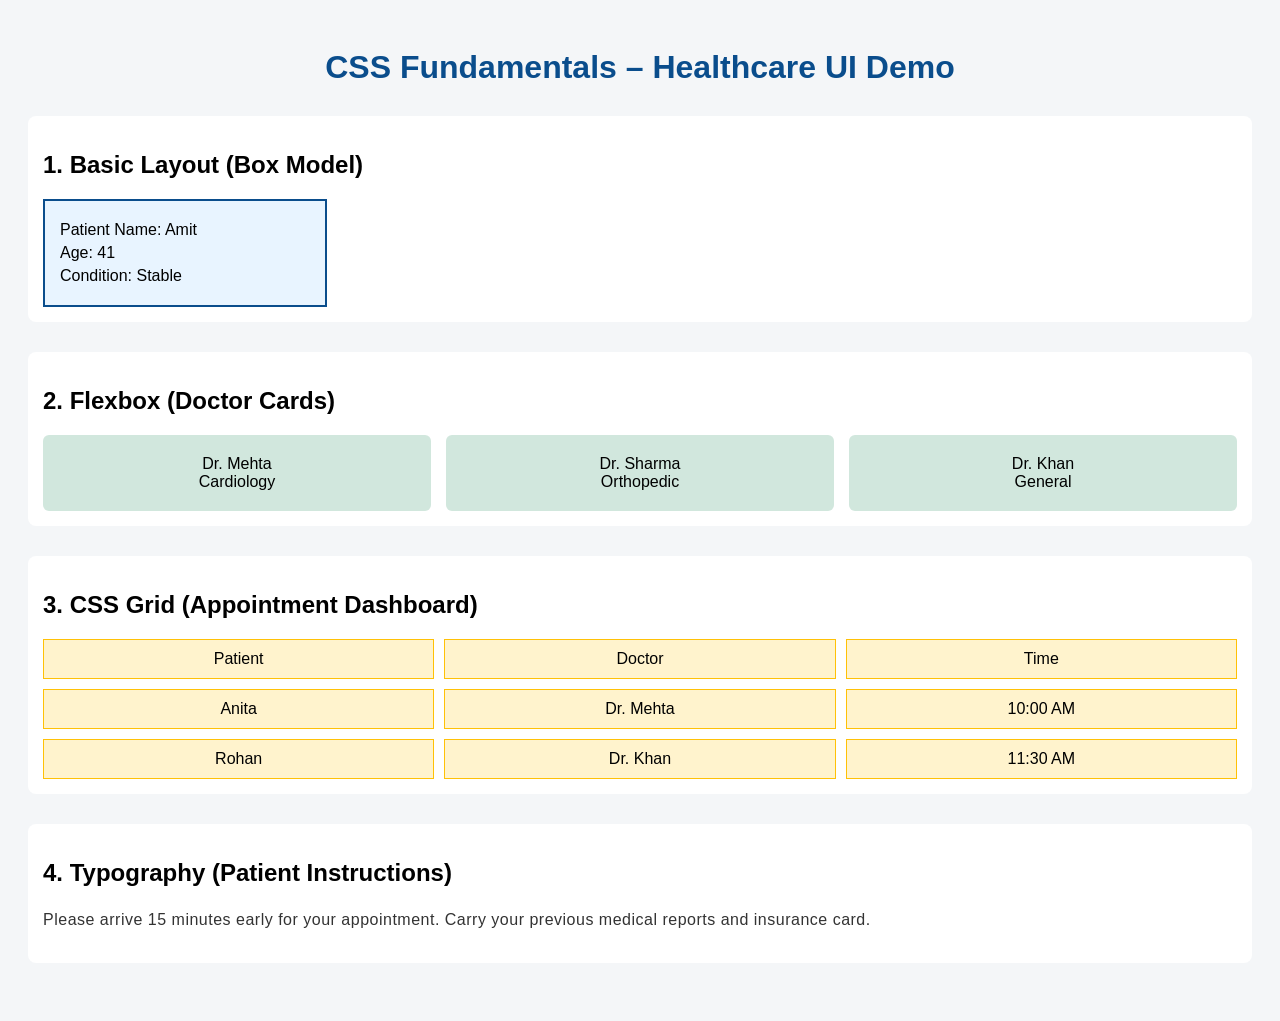
<file: Day07/Labs/RegistrationFoundation/RegistrationFoundation/wwwroot/index.html>
﻿<!DOCTYPE html>
<html lang="en">
<head>
    <meta charset="UTF-8">
    <title>CSS Fundamentals Demo - Healthcare</title>
    <link rel="stylesheet" href="styles.css">
</head>
<body>

    <h1 class="page-title">CSS Fundamentals – Healthcare UI Demo</h1>

    <!-- SECTION 1: BASIC LAYOUT -->
    <section class="box-layout">
        <h2>1. Basic Layout (Box Model)</h2>
        <div class="card">
            <p>Patient Name: Amit</p>
            <p>Age: 41</p>
            <p>Condition: Stable</p>
        </div>
    </section>

    <!-- SECTION 2: FLEXBOX -->
    <section class="flex-layout">
        <h2>2. Flexbox (Doctor Cards)</h2>
        <div class="flex-container">
            <div class="doctor-card">Dr. Mehta<br>Cardiology</div>
            <div class="doctor-card">Dr. Sharma<br>Orthopedic</div>
            <div class="doctor-card">Dr. Khan<br>General</div>
        </div>
    </section>

    <!-- SECTION 3: GRID -->
    <section class="grid-layout">
        <h2>3. CSS Grid (Appointment Dashboard)</h2>
        <div class="grid-container">
            <div class="grid-item">Patient</div>
            <div class="grid-item">Doctor</div>
            <div class="grid-item">Time</div>
            <div class="grid-item">Anita</div>
            <div class="grid-item">Dr. Mehta</div>
            <div class="grid-item">10:00 AM</div>
            <div class="grid-item">Rohan</div>
            <div class="grid-item">Dr. Khan</div>
            <div class="grid-item">11:30 AM</div>
        </div>
    </section>

    <!-- SECTION 4: TYPOGRAPHY -->
    <section class="typography">
        <h2>4. Typography (Patient Instructions)</h2>
        <p class="note">
            Please arrive 15 minutes early for your appointment.
            Carry your previous medical reports and insurance card.
        </p>
    </section>

</body>
</html>
</file>
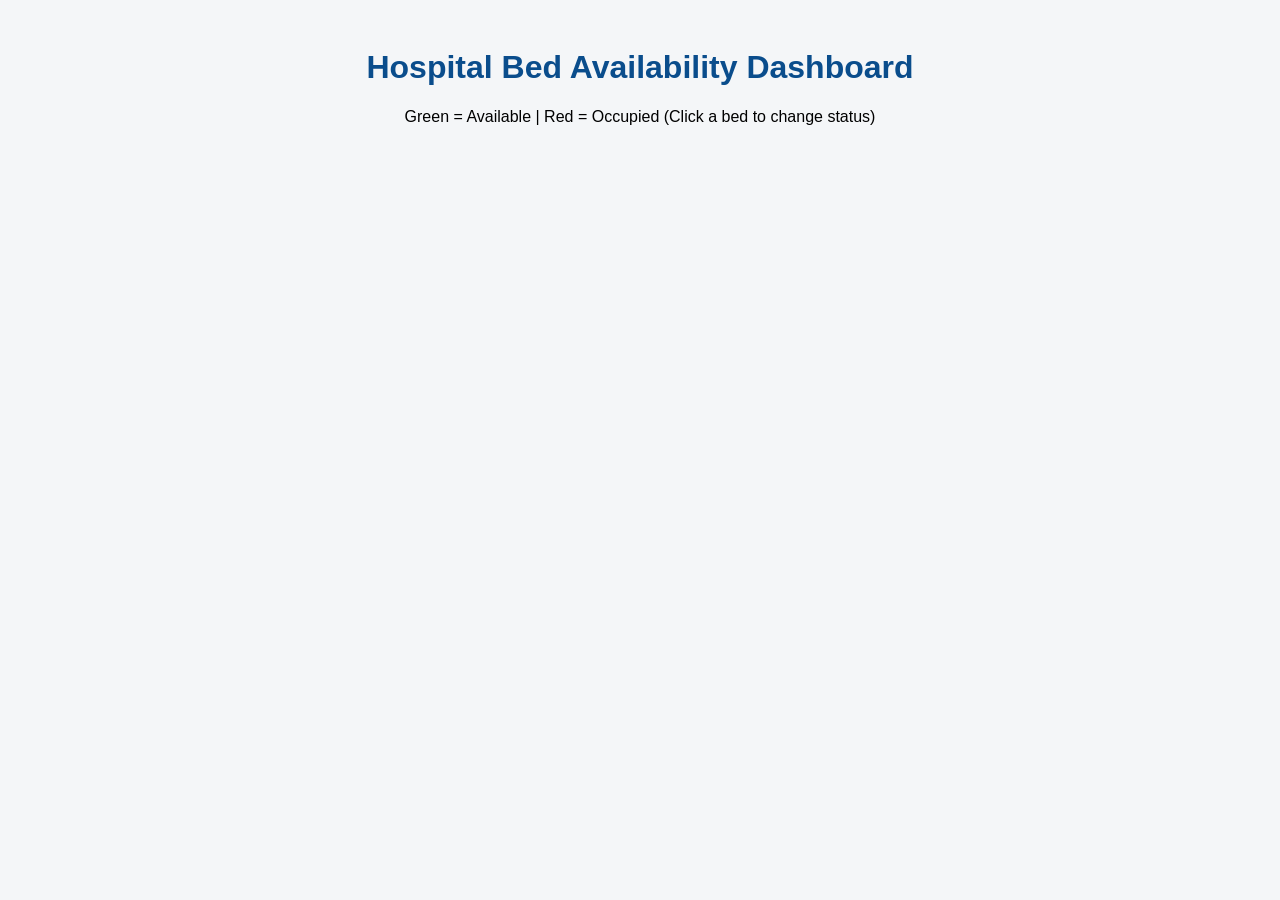
<file: Day07/Labs/RegistrationFoundation/RegistrationFoundation/wwwroot/bed-dashboard.html>
﻿<!DOCTYPE html>
<html lang="en">
<head>
    <meta charset="UTF-8">
    <title>Hospital Bed Availability Dashboard</title>

    <!-- Link CSS -->
    <link rel="stylesheet" href="bed-dashboard.css">
</head>
<body>

    <h1>Hospital Bed Availability Dashboard</h1>
    <p class="subtitle">
        Green = Available | Red = Occupied
        (Click a bed to change status)
    </p>
    
    <div class="count" id="count"></div>

    <!-- Bed Grid -->
    <div class="bed-container" id="bedContainer">
        <!-- Beds will be generated by JavaScript -->
    </div>


    <!-- Link JavaScript -->
    <script src="bed-dashboard.js"></script>

</body>
</html>
</file>
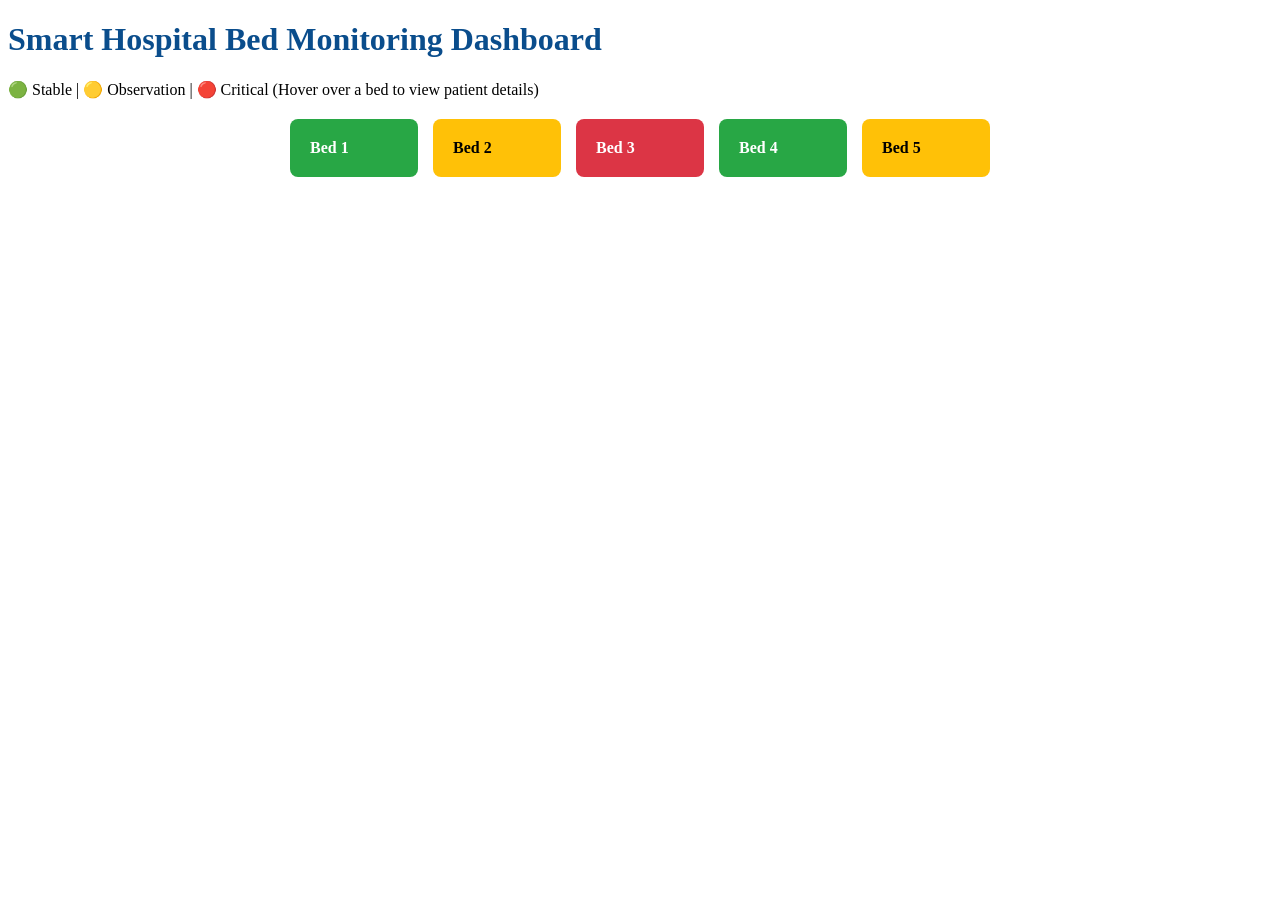
<file: Day07/Labs/RegistrationFoundation/RegistrationFoundation/wwwroot/bed-vitals.html>
﻿<!DOCTYPE html>
<html lang="en">
<head>
    <meta charset="UTF-8">
    <title>Smart Hospital Bed Monitoring Dashboard</title>

    <!-- Link CSS -->
    <link rel="stylesheet" href="bed-vitals.css">
</head>
<body>

    <h1>Smart Hospital Bed Monitoring Dashboard</h1>
    <p class="subtitle">
        🟢 Stable | 🟡 Observation | 🔴 Critical
        (Hover over a bed to view patient details)
    </p>

    <!-- Bed grid -->
    <div class="bed-container" id="bedContainer">
        <!-- Beds generated by JavaScript -->
    </div>

    <!-- Link JavaScript -->
    <script src="bed-vitals.js"></script>

</body>
</html>
</file>
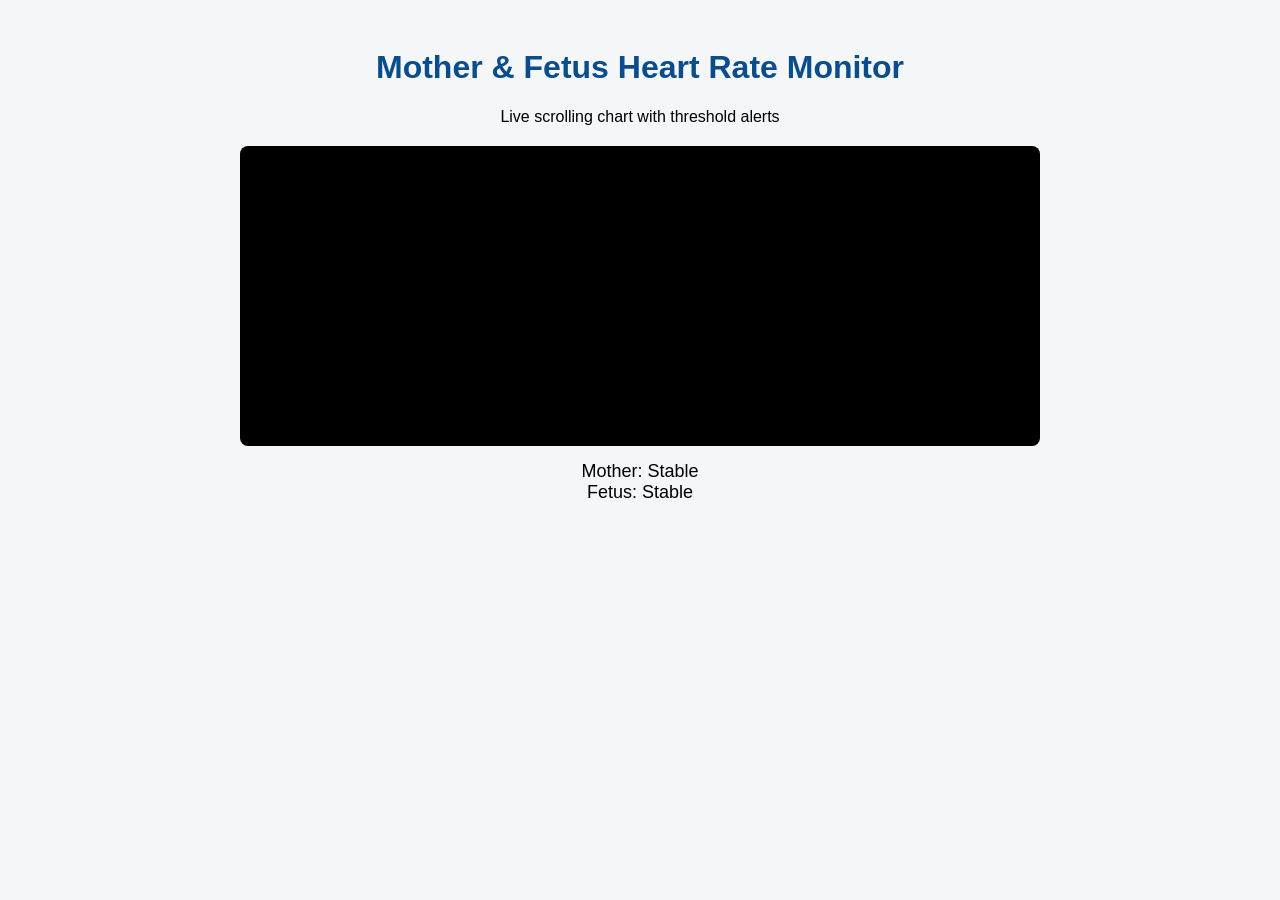
<file: Day07/Labs/RegistrationFoundation/RegistrationFoundation/wwwroot/fetal-chart.html>
﻿<!DOCTYPE html>
<html lang="en">
<head>
    <meta charset="UTF-8">
    <title>Mother & Fetus Heart Rate – Live Monitor</title>
    <link rel="stylesheet" href="fetal-chart.css">
</head>
<body>

    <h1>Mother & Fetus Heart Rate Monitor</h1>
    <p class="subtitle">
        Live scrolling chart with threshold alerts
    </p>

    <div class="dashboard">

        <!-- Chart -->
        <canvas id="heartChart" width="800" height="300"></canvas>

        <!-- Status Panel -->
        <div class="status-panel">
            <div id="motherStatus">Mother: Stable</div>
            <div id="fetusStatus">Fetus: Stable</div>
        </div>

    </div>

    <script src="fetal-chart.js"></script>
</body>
</html>
</file>
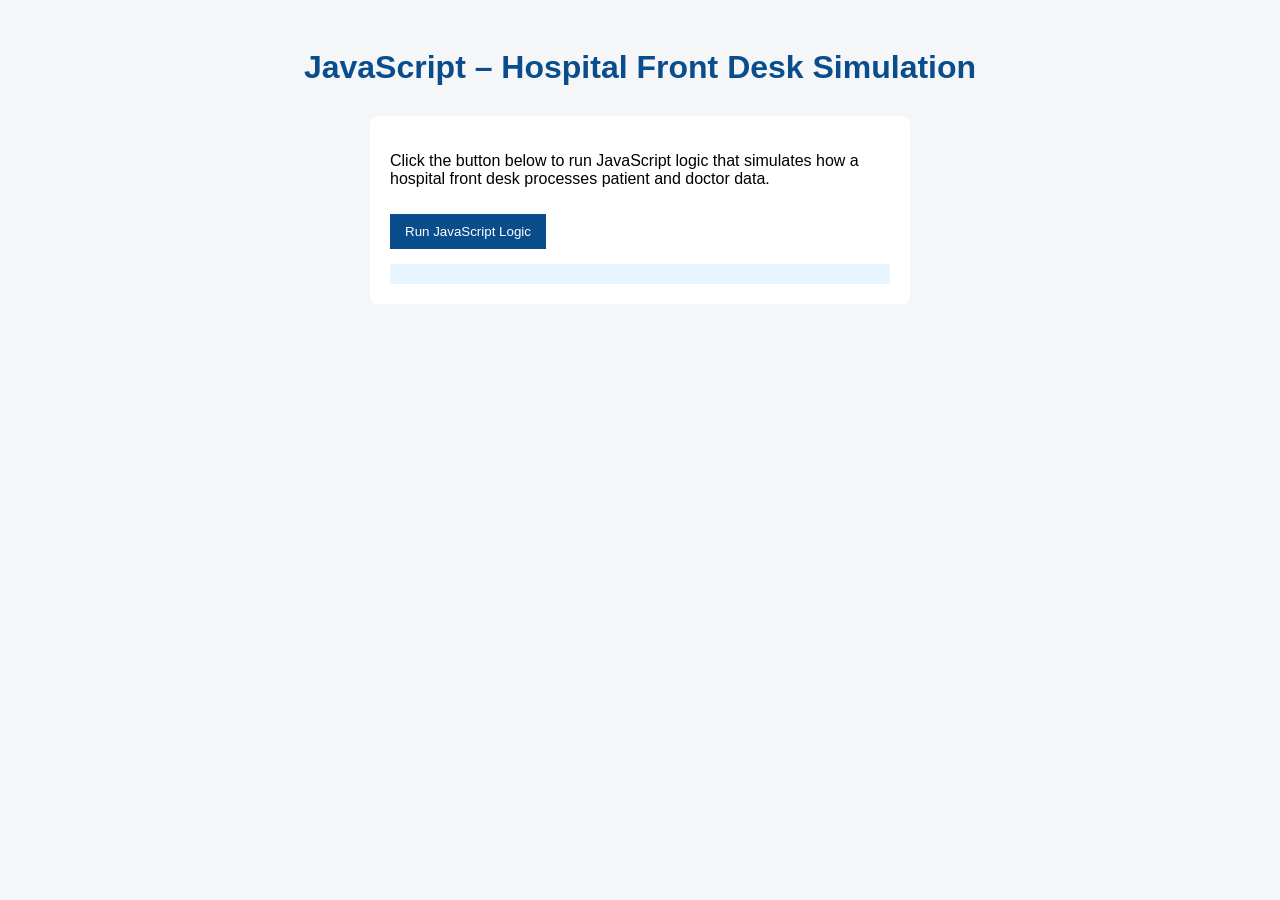
<file: Day07/Labs/RegistrationFoundation/RegistrationFoundation/wwwroot/js-essentials.html>
﻿<!DOCTYPE html>
<html lang="en">
<head>
    <meta charset="UTF-8">
    <title>JavaScript Essentials – Hospital Front Desk Simulation</title>

    <!-- Simple internal CSS for layout -->
    <style>
        body {
            font-family: Arial, sans-serif;
            background-color: #f4f6f8;
            padding: 20px;
        }

        h1 {
            color: #0a4d8c;
            text-align: center;
        }

        .card {
            background-color: white;
            padding: 20px;
            max-width: 500px;
            margin: 30px auto;
            border-radius: 8px;
        }

        button {
            padding: 10px 15px;
            background-color: #0a4d8c;
            color: white;
            border: none;
            cursor: pointer;
            margin-top: 10px;
        }

        #output {
            margin-top: 15px;
            background-color: #e8f4ff;
            padding: 10px;
        }
    </style>
</head>
<body>

    <h1>JavaScript – Hospital Front Desk Simulation</h1>

    <div class="card">
        <p>
            Click the button below to run JavaScript logic that simulates
            how a hospital front desk processes patient and doctor data.
        </p>

        <!-- Button triggers JavaScript function -->
        <button onclick="runDemo()">Run JavaScript Logic</button>

        <!-- Output will be generated dynamically -->
        <div id="output"></div>
    </div>

    <!-- Link external JavaScript file -->
    <script src="js-essentials.js"></script>

</body>
</html>
</file>
<file: Day07/Labs/RegistrationFoundation/RegistrationFoundation/wwwroot/styles.css>
﻿body {
    font-family: Arial, sans-serif;
    background-color: #f4f6f8;
    padding: 20px;
}

/* MAIN PAGE TITLE */
.page-title {
    text-align: center;
    color: #0a4d8c;
    margin-bottom: 30px;
}

/* COMMON SECTION STYLE */
section {
    background-color: white;
    padding: 15px;
    margin-bottom: 30px;
    border-radius: 8px;
}

/* ------------------------------------------------ */
/* 1. BASIC LAYOUT – BOX MODEL */
/* ------------------------------------------------ */
.card {
    width: 250px;
    padding: 15px;
    border: 2px solid #0a4d8c;
    background-color: #e8f4ff;
}

    /* Shows margin, padding, border clearly */
    .card p {
        margin: 5px 0;
    }

/* ------------------------------------------------ */
/* 2. FLEXBOX – ONE DIRECTION LAYOUT */
/* ------------------------------------------------ */
.flex-container {
    display: flex; /* Enables flexbox */
    gap: 15px; /* Space between cards */
    justify-content: space-between;
}

.doctor-card {
    flex: 1; /* Equal width cards */
    background-color: #d1e7dd;
    padding: 20px;
    text-align: center;
    border-radius: 6px;
}

/* ------------------------------------------------ */
/* 3. GRID – TWO DIMENSION LAYOUT */
/* ------------------------------------------------ */
.grid-container {
    display: grid; /* Enables grid */
    grid-template-columns: repeat(3, 1fr); /* 3 equal columns */
    gap: 10px;
}

.grid-item {
    background-color: #fff3cd;
    padding: 10px;
    text-align: center;
    border: 1px solid #ffc107;
}

/* ------------------------------------------------ */
/* 4. TYPOGRAPHY – READABILITY */
/* ------------------------------------------------ */
.typography .note {
    font-size: 16px; /* Comfortable reading size */
    line-height: 1.6; /* Spacing between lines */
    letter-spacing: 0.5px; /* Improves clarity */
    color: #333;
}
</file>
<file: Day07/Labs/RegistrationFoundation/RegistrationFoundation/wwwroot/bed-dashboard.css>
﻿/* Page styling */
body {
    font-family: Arial, sans-serif;
    background-color: #f4f6f8;
    padding: 20px;
    text-align: center;
}

/* Title styling */
h1 {
    color: #0a4d8c;
}

.subtitle {
    margin-bottom: 20px;
}

/* Container uses CSS GRID */
.bed-container {
    display: grid;
    grid-template-columns: repeat(4, 1fr); /* 5 beds per row */
    gap: 15px;
    max-width: 600px;
    margin: auto;
}

.count {
    display: grid;
    grid-template-columns: repeat(4, 1fr); /* 5 beds per row */
    gap: 15px;
    max-width: 600px;
    margin: auto;
    display: grid;
    grid-template-columns: repeat(4, 1fr); /* 5 beds per row */
    gap: 15px;
    max-width: 600px;
    margin: auto;
    display: grid;
    grid-template-columns: repeat(4, 1fr); /* 5 beds per row */
    gap: 15px;
    max-width: 600px;
    margin: auto;
    display: grid;
    grid-template-columns: repeat(4, 1fr); /* 5 beds per row */
    gap: 15px;
    max-width: 600px;
    margin: auto;
    display: grid;
    grid-template-columns: repeat(4, 1fr); /* 5 beds per row */
    gap: 15px;
    max-width: 600px;
    margin: auto;
    display: grid;
    grid-template-columns: repeat(4, 1fr); /* 5 beds per row */
    gap: 15px;
    max-width: 600px;
    margin: auto;
    display: grid;
    grid-template-columns: repeat(4, 1fr); /* 5 beds per row */
    gap: 15px;
    max-width: 600px;
    margin: auto;
    display: grid;
    grid-template-columns: repeat(4, 1fr); /* 5 beds per row */
    gap: 15px;
    max-width: 600px;
    margin: auto;
    display: grid;
    grid-template-columns: repeat(4, 1fr); /* 5 beds per row */
    gap: 15px;
    max-width: 600px;
    margin: auto;
    display: grid;
    grid-template-columns: repeat(4, 1fr); /* 5 beds per row */
    gap: 15px;
    max-width: 600px;
    margin: auto;
    display: grid;
    grid-template-columns: repeat(4, 1fr); /* 5 beds per row */
    gap: 15px;
    max-width: 600px;
    margin: auto;
    display: grid;
    grid-template-columns: repeat(4, 1fr); /* 5 beds per row */
    gap: 15px;
    max-width: 600px;
    margin: auto;
    display: grid;
    grid-template-columns: repeat(4, 1fr); /* 5 beds per row */
    gap: 15px;
    max-width: 600px;
    margin: auto;
    display: grid;
    grid-template-columns: repeat(4, 1fr); /* 5 beds per row */
    gap: 15px;
    max-width: 600px;
    margin: auto;
    display: grid;
    grid-template-columns: repeat(4, 1fr); /* 5 beds per row */
    gap: 15px;
    max-width: 600px;
    margin: auto;
    display: grid;
    grid-template-columns: repeat(4, 1fr); /* 5 beds per row */
    gap: 15px;
    max-width: 600px;
    margin: auto;
    display: grid;
    grid-template-columns: repeat(4, 1fr); /* 5 beds per row */
    gap: 15px;
    max-width: 600px;
    margin: auto;
    display: grid;
    grid-template-columns: repeat(4, 1fr); /* 5 beds per row */
    gap: 15px;
    max-width: 600px;
    margin: auto;
    display: grid;
    grid-template-columns: repeat(4, 1fr); /* 5 beds per row */
    gap: 15px;
    max-width: 600px;
    margin: auto;
    display: grid;
    grid-template-columns: repeat(4, 1fr); /* 5 beds per row */
    gap: 15px;
    max-width: 600px;
    margin: auto;
    display: grid;
    grid-template-columns: repeat(4, 1fr); /* 5 beds per row */
    gap: 15px;
    max-width: 600px;
    margin: auto;
    display: grid;
    grid-template-columns: repeat(4, 1fr); /* 5 beds per row */
    gap: 15px;
    max-width: 600px;
    margin: auto;
    display: grid;
    grid-template-columns: repeat(4, 1fr); /* 5 beds per row */
    gap: 15px;
    max-width: 600px;
    margin: auto;
    display: grid;
    grid-template-columns: repeat(4, 1fr); /* 5 beds per row */
    gap: 15px;
    max-width: 600px;
    margin: auto;
    display: grid;
    grid-template-columns: repeat(4, 1fr); /* 5 beds per row */
    gap: 15px;
    max-width: 600px;
    margin: auto;
    display: grid;
    grid-template-columns: repeat(4, 1fr); /* 5 beds per row */
    gap: 15px;
    max-width: 600px;
    margin: auto;
    display: grid;
    grid-template-columns: repeat(4, 1fr); /* 5 beds per row */
    gap: 15px;
    max-width: 600px;
    margin: auto;
    display: grid;
    grid-template-columns: repeat(4, 1fr); /* 5 beds per row */
    gap: 15px;
    max-width: 600px;
    margin: auto;
    display: grid;
    grid-template-columns: repeat(4, 1fr); /* 5 beds per row */
    gap: 15px;
    max-width: 600px;
    margin: auto;
    display: grid;
    grid-template-columns: repeat(4, 1fr); /* 5 beds per row */
    gap: 15px;
    max-width: 600px;
    margin: auto;
    display: grid;
    grid-template-columns: repeat(4, 1fr); /* 5 beds per row */
    gap: 15px;
    max-width: 600px;
    margin: auto;
    display: grid;
    grid-template-columns: repeat(4, 1fr); /* 5 beds per row */
    gap: 15px;
    max-width: 600px;
    margin: auto;
    display: grid;
    grid-template-columns: repeat(4, 1fr); /* 5 beds per row */
    gap: 15px;
    max-width: 600px;
    margin: auto;
    display: grid;
    grid-template-columns: repeat(4, 1fr); /* 5 beds per row */
    gap: 15px;
    max-width: 600px;
    margin: auto;
    display: grid;
    grid-template-columns: repeat(4, 1fr); /* 5 beds per row */
    gap: 15px;
    max-width: 600px;
    margin: auto;
    display: grid;
    grid-template-columns: repeat(4, 1fr); /* 5 beds per row */
    gap: 15px;
    max-width: 600px;
    margin: auto;
    display: grid;
    grid-template-columns: repeat(4, 1fr); /* 5 beds per row */
    gap: 15px;
    max-width: 600px;
    margin: auto;
    display: grid;
    grid-template-columns: repeat(4, 1fr); /* 5 beds per row */
    gap: 15px;
    max-width: 600px;
    margin: auto;
    display: grid;
    grid-template-columns: repeat(4, 1fr); /* 5 beds per row */
    gap: 15px;
    max-width: 600px;
    margin: auto;
    display: grid;
    grid-template-columns: repeat(4, 1fr); /* 5 beds per row */
    gap: 15px;
    max-width: 600px;
    margin: auto;
    display: grid;
    grid-template-columns: repeat(4, 1fr); /* 5 beds per row */
    gap: 15px;
    max-width: 600px;
    margin: auto;
    display: grid;
    grid-template-columns: repeat(4, 1fr); /* 5 beds per row */
    gap: 15px;
    max-width: 600px;
    margin: auto;
    display: grid;
    grid-template-columns: repeat(4, 1fr); /* 5 beds per row */
    gap: 15px;
    max-width: 600px;
    margin: auto;
    display: grid;
    grid-template-columns: repeat(4, 1fr); /* 5 beds per row */
    gap: 15px;
    max-width: 600px;
    margin: auto;
    display: grid;
    grid-template-columns: repeat(4, 1fr); /* 5 beds per row */
    gap: 15px;
    max-width: 600px;
    margin: auto;
    display: grid;
    grid-template-columns: repeat(4, 1fr); /* 5 beds per row */
    gap: 15px;
    max-width: 600px;
    margin: auto;
    display: grid;
    grid-template-columns: repeat(4, 1fr); /* 5 beds per row */
    gap: 15px;
    max-width: 600px;
    margin: auto;
    display: grid;
    grid-template-columns: repeat(4, 1fr); /* 5 beds per row */
    gap: 15px;
    max-width: 600px;
    margin: auto;
    display: grid;
    grid-template-columns: repeat(4, 1fr); /* 5 beds per row */
    gap: 15px;
    max-width: 600px;
    margin: auto;
    display: grid;
    grid-template-columns: repeat(4, 1fr); /* 5 beds per row */
    gap: 15px;
    max-width: 600px;
    margin: auto;
    display: grid;
    grid-template-columns: repeat(4, 1fr); /* 5 beds per row */
    gap: 15px;
    max-width: 600px;
    margin: auto;
    display: grid;
    grid-template-columns: repeat(4, 1fr); /* 5 beds per row */
    gap: 15px;
    max-width: 600px;
    margin: auto;
    display: grid;
    grid-template-columns: repeat(4, 1fr); /* 5 beds per row */
    gap: 15px;
    max-width: 600px;
    margin: auto;
    display: grid;
    grid-template-columns: repeat(4, 1fr); /* 5 beds per row */
    gap: 15px;
    max-width: 600px;
    margin: auto;
    display: grid;
    grid-template-columns: repeat(4, 1fr); /* 5 beds per row */
    gap: 15px;
    max-width: 600px;
    margin: auto;
    display: grid;
    grid-template-columns: repeat(4, 1fr); /* 5 beds per row */
    gap: 15px;
    max-width: 600px;
    margin: auto;
    display: grid;
    grid-template-columns: repeat(4, 1fr); /* 5 beds per row */
    gap: 15px;
    max-width: 600px;
    margin: auto;
    display: grid;
    grid-template-columns: repeat(4, 1fr); /* 5 beds per row */
    gap: 15px;
    max-width: 600px;
    margin: auto;
    display: grid;
    grid-template-columns: repeat(4, 1fr); /* 5 beds per row */
    gap: 15px;
    max-width: 600px;
    margin: auto;
    display: grid;
    grid-template-columns: repeat(4, 1fr); /* 5 beds per row */
    gap: 15px;
    max-width: 600px;
    margin: auto;
    display: grid;
    grid-template-columns: repeat(4, 1fr); /* 5 beds per row */
    gap: 15px;
    max-width: 600px;
    margin: auto;
    display: grid;
    grid-template-columns: repeat(4, 1fr); /* 5 beds per row */
    gap: 15px;
    max-width: 600px;
    margin: auto;
    display: grid;
    grid-template-columns: repeat(4, 1fr); /* 5 beds per row */
    gap: 15px;
    max-width: 600px;
    margin: auto;
    display: grid;
    grid-template-columns: repeat(4, 1fr); /* 5 beds per row */
    gap: 15px;
    max-width: 600px;
    margin: auto;
    display: grid;
    grid-template-columns: repeat(4, 1fr); /* 5 beds per row */
    gap: 15px;
    max-width: 600px;
    margin: auto;
    display: grid;
    grid-template-columns: repeat(4, 1fr); /* 5 beds per row */
    gap: 15px;
    max-width: 600px;
    margin: auto;
    display: grid;
    grid-template-columns: repeat(4, 1fr); /* 5 beds per row */
    gap: 15px;
    max-width: 600px;
    margin: auto;
    display: grid;
    grid-template-columns: repeat(4, 1fr); /* 5 beds per row */
    gap: 15px;
    max-width: 600px;
    margin: auto;
    display: grid;
    grid-template-columns: repeat(4, 1fr); /* 5 beds per row */
    gap: 15px;
    max-width: 600px;
    margin: auto;
    display: grid;
    grid-template-columns: repeat(4, 1fr); /* 5 beds per row */
    gap: 15px;
    max-width: 600px;
    margin: auto;
    display: grid;
    grid-template-columns: repeat(4, 1fr); /* 5 beds per row */
    gap: 15px;
    max-width: 600px;
    margin: auto;
    display: grid;
    grid-template-columns: repeat(4, 1fr); /* 5 beds per row */
    gap: 15px;
    max-width: 600px;
    margin: auto;
    display: grid;
    grid-template-columns: repeat(4, 1fr); /* 5 beds per row */
    gap: 15px;
    max-width: 600px;
    margin: auto;
    display: grid;
    grid-template-columns: repeat(4, 1fr); /* 5 beds per row */
    gap: 15px;
    max-width: 600px;
    margin: auto;
    display: grid;
    grid-template-columns: repeat(4, 1fr); /* 5 beds per row */
    gap: 15px;
    max-width: 600px;
    margin: auto;
    display: grid;
    grid-template-columns: repeat(4, 1fr); /* 5 beds per row */
    gap: 15px;
    max-width: 600px;
    margin: auto;
    display: grid;
    grid-template-columns: repeat(4, 1fr); /* 5 beds per row */
    gap: 15px;
    max-width: 600px;
    margin: auto;
    display: grid;
    grid-template-columns: repeat(4, 1fr); /* 5 beds per row */
    gap: 15px;
    max-width: 600px;
    margin: auto;
    display: grid;
    grid-template-columns: repeat(4, 1fr); /* 5 beds per row */
    gap: 15px;
    max-width: 600px;
    margin: auto;
    display: grid;
    grid-template-columns: repeat(4, 1fr); /* 5 beds per row */
    gap: 15px;
    max-width: 600px;
    margin: auto;
    display: grid;
    grid-template-columns: repeat(4, 1fr); /* 5 beds per row */
    gap: 15px;
    max-width: 600px;
    margin: auto;
    display: grid;
    grid-template-columns: repeat(4, 1fr); /* 5 beds per row */
    gap: 15px;
    max-width: 600px;
    margin: auto;
    display: grid;
    grid-template-columns: repeat(4, 1fr); /* 5 beds per row */
    gap: 15px;
    max-width: 600px;
    margin: auto;
    display: grid;
    grid-template-columns: repeat(4, 1fr); /* 5 beds per row */
    gap: 15px;
    max-width: 600px;
    margin: auto;
    display: grid;
    grid-template-columns: repeat(4, 1fr); /* 5 beds per row */
    gap: 15px;
    max-width: 600px;
    margin: auto;
    display: grid;
    grid-template-columns: repeat(4, 1fr); /* 5 beds per row */
    gap: 15px;
    max-width: 600px;
    margin: auto;
    display: grid;
    grid-template-columns: repeat(4, 1fr); /* 5 beds per row */
    gap: 15px;
    max-width: 600px;
    margin: auto;
    display: grid;
    grid-template-columns: repeat(4, 1fr); /* 5 beds per row */
    gap: 15px;
    max-width: 600px;
    margin: auto;
    display: grid;
    grid-template-columns: repeat(4, 1fr); /* 5 beds per row */
    gap: 15px;
    max-width: 600px;
    margin: auto;
    display: grid;
    grid-template-columns: repeat(4, 1fr); /* 5 beds per row */
    gap: 15px;
    max-width: 600px;
    margin: auto;
    display: grid;
    grid-template-columns: repeat(4, 1fr); /* 5 beds per row */
    gap: 15px;
    max-width: 600px;
    margin: auto;
    display: grid;
    grid-template-columns: repeat(4, 1fr); /* 5 beds per row */
    gap: 15px;
    max-width: 600px;
    margin: auto;
    display: grid;
    grid-template-columns: repeat(4, 1fr); /* 5 beds per row */
    gap: 15px;
    max-width: 600px;
    margin: auto;
    display: grid;
    grid-template-columns: repeat(4, 1fr); /* 5 beds per row */
    gap: 15px;
    max-width: 600px;
    margin: auto;
    display: grid;
    grid-template-columns: repeat(4, 1fr); /* 5 beds per row */
    gap: 15px;
    max-width: 600px;
    margin: auto;
    display: grid;
    grid-template-columns: repeat(4, 1fr); /* 5 beds per row */
    gap: 15px;
    max-width: 600px;
    margin: auto;
    display: grid;
    grid-template-columns: repeat(4, 1fr); /* 5 beds per row */
    gap: 15px;
    max-width: 600px;
    margin: auto;
    display: grid;
    grid-template-columns: repeat(4, 1fr); /* 5 beds per row */
    gap: 15px;
    max-width: 600px;
    margin: auto;
    display: grid;
    grid-template-columns: repeat(4, 1fr); /* 5 beds per row */
    gap: 15px;
    max-width: 600px;
    margin: auto;
    display: grid;
    grid-template-columns: repeat(4, 1fr); /* 5 beds per row */
    gap: 15px;
    max-width: 600px;
    margin: auto;
    display: grid;
    grid-template-columns: repeat(4, 1fr); /* 5 beds per row */
    gap: 15px;
    max-width: 600px;
    margin: auto;
    display: grid;
    grid-template-columns: repeat(4, 1fr); /* 5 beds per row */
    gap: 15px;
    max-width: 600px;
    margin: auto;
    display: grid;
    grid-template-columns: repeat(4, 1fr); /* 5 beds per row */
    gap: 15px;
    max-width: 600px;
    margin: auto;
    display: grid;
    grid-template-columns: repeat(4, 1fr); /* 5 beds per row */
    gap: 15px;
    max-width: 600px;
    margin: auto;
    display: grid;
    grid-template-columns: repeat(4, 1fr); /* 5 beds per row */
    gap: 15px;
    max-width: 600px;
    margin: auto;
    display: grid;
    grid-template-columns: repeat(4, 1fr); /* 5 beds per row */
    gap: 15px;
    max-width: 600px;
    margin: auto;
    display: grid;
    grid-template-columns: repeat(4, 1fr); /* 5 beds per row */
    gap: 15px;
    max-width: 600px;
    margin: auto;
    display: grid;
    grid-template-columns: repeat(4, 1fr); /* 5 beds per row */
    gap: 15px;
    max-width: 600px;
    margin: auto;
    display: grid;
    grid-template-columns: repeat(4, 1fr); /* 5 beds per row */
    gap: 15px;
    max-width: 600px;
    margin: auto;
    display: grid;
    grid-template-columns: repeat(4, 1fr); /* 5 beds per row */
    gap: 15px;
    max-width: 600px;
    margin: auto;
    display: grid;
    grid-template-columns: repeat(4, 1fr); /* 5 beds per row */
    gap: 15px;
    max-width: 600px;
    margin: auto;
    display: grid;
    grid-template-columns: repeat(4, 1fr); /* 5 beds per row */
    gap: 15px;
    max-width: 600px;
    margin: auto;
    display: grid;
    grid-template-columns: repeat(4, 1fr); /* 5 beds per row */
    gap: 15px;
    max-width: 600px;
    margin: auto;
    display: grid;
    grid-template-columns: repeat(4, 1fr); /* 5 beds per row */
    gap: 15px;
    max-width: 600px;
    margin: auto;
    display: grid;
    grid-template-columns: repeat(4, 1fr); /* 5 beds per row */
    gap: 15px;
    max-width: 600px;
    margin: auto;
    display: grid;
    grid-template-columns: repeat(4, 1fr); /* 5 beds per row */
    gap: 15px;
    max-width: 600px;
    margin: auto;
    display: grid;
    grid-template-columns: repeat(4, 1fr); /* 5 beds per row */
    gap: 15px;
    max-width: 600px;
    margin: auto;
    display: grid;
    grid-template-columns: repeat(4, 1fr); /* 5 beds per row */
    gap: 15px;
    max-width: 600px;
    margin: auto;
    display: grid;
    grid-template-columns: repeat(4, 1fr); /* 5 beds per row */
    gap: 15px;
    max-width: 600px;
    margin: auto;
    display: grid;
    grid-template-columns: repeat(4, 1fr); /* 5 beds per row */
    gap: 15px;
    max-width: 600px;
    margin: auto;
    display: grid;
    grid-template-columns: repeat(4, 1fr); /* 5 beds per row */
    gap: 15px;
    max-width: 600px;
    margin: auto;
    display: grid;
    grid-template-columns: repeat(4, 1fr); /* 5 beds per row */
    gap: 15px;
    max-width: 600px;
    margin: auto;
    display: grid;
    grid-template-columns: repeat(4, 1fr); /* 5 beds per row */
    gap: 15px;
    max-width: 600px;
    margin: auto;
    display: grid;
    grid-template-columns: repeat(4, 1fr); /* 5 beds per row */
    gap: 15px;
    max-width: 600px;
    margin: auto;
    display: grid;
    grid-template-columns: repeat(4, 1fr); /* 5 beds per row */
    gap: 15px;
    max-width: 600px;
    margin: auto;
    display: grid;
    grid-template-columns: repeat(4, 1fr); /* 5 beds per row */
    gap: 15px;
    max-width: 600px;
    margin: auto;
    display: grid;
    grid-template-columns: repeat(4, 1fr); /* 5 beds per row */
    gap: 15px;
    max-width: 600px;
    margin: auto;
    display: grid;
    grid-template-columns: repeat(4, 1fr); /* 5 beds per row */
    gap: 15px;
    max-width: 600px;
    margin: auto;
    display: grid;
    grid-template-columns: repeat(4, 1fr); /* 5 beds per row */
    gap: 15px;
    max-width: 600px;
    margin: auto;
    display: grid;
    grid-template-columns: repeat(4, 1fr); /* 5 beds per row */
    gap: 15px;
    max-width: 600px;
    margin: auto;
    display: grid;
    grid-template-columns: repeat(4, 1fr); /* 5 beds per row */
    gap: 15px;
    max-width: 600px;
    margin: auto;
    display: grid;
    grid-template-columns: repeat(4, 1fr); /* 5 beds per row */
    gap: 15px;
    max-width: 600px;
    margin: auto;
    display: grid;
    grid-template-columns: repeat(4, 1fr); /* 5 beds per row */
    gap: 15px;
    max-width: 600px;
    margin: auto;
    display: grid;
    grid-template-columns: repeat(4, 1fr); /* 5 beds per row */
    gap: 15px;
    max-width: 600px;
    margin: auto;
    display: grid;
    grid-template-columns: repeat(4, 1fr); /* 5 beds per row */
    gap: 15px;
    max-width: 600px;
    margin: auto;
    display: grid;
    grid-template-columns: repeat(4, 1fr); /* 5 beds per row */
    gap: 15px;
    max-width: 600px;
    margin: auto;
    display: grid;
    grid-template-columns: repeat(4, 1fr); /* 5 beds per row */
    gap: 15px;
    max-width: 600px;
    margin: auto;
    display: grid;
    grid-template-columns: repeat(4, 1fr); /* 5 beds per row */
    gap: 15px;
    max-width: 600px;
    margin: auto;
    display: grid;
    grid-template-columns: repeat(4, 1fr); /* 5 beds per row */
    gap: 15px;
    max-width: 600px;
    margin: auto;
    display: grid;
    grid-template-columns: repeat(4, 1fr); /* 5 beds per row */
    gap: 15px;
    max-width: 600px;
    margin: auto;
    display: grid;
    grid-template-columns: repeat(4, 1fr); /* 5 beds per row */
    gap: 15px;
    max-width: 600px;
    margin: auto;
    display: grid;
    grid-template-columns: repeat(4, 1fr); /* 5 beds per row */
    gap: 15px;
    max-width: 600px;
    margin: auto;
    display: grid;
    grid-template-columns: repeat(4, 1fr); /* 5 beds per row */
    gap: 15px;
    max-width: 600px;
    margin: auto;
    display: grid;
    grid-template-columns: repeat(4, 1fr); /* 5 beds per row */
    gap: 15px;
    max-width: 600px;
    margin: auto;
    display: grid;
    grid-template-columns: repeat(4, 1fr); /* 5 beds per row */
    gap: 15px;
    max-width: 600px;
    margin: auto;
    display: grid;
    grid-template-columns: repeat(4, 1fr); /* 5 beds per row */
    gap: 15px;
    max-width: 600px;
    margin: auto;
    display: grid;
    grid-template-columns: repeat(4, 1fr); /* 5 beds per row */
    gap: 15px;
    max-width: 600px;
    margin: auto;
    display: grid;
    grid-template-columns: repeat(4, 1fr); /* 5 beds per row */
    gap: 15px;
    max-width: 600px;
    margin: auto;
    display: grid;
    grid-template-columns: repeat(4, 1fr); /* 5 beds per row */
    gap: 15px;
    max-width: 600px;
    margin: auto;
    display: grid;
    grid-template-columns: repeat(4, 1fr); /* 5 beds per row */
    gap: 15px;
    max-width: 600px;
    margin: auto;
    display: grid;
    grid-template-columns: repeat(4, 1fr); /* 5 beds per row */
    gap: 15px;
    max-width: 600px;
    margin: auto;
    display: grid;
    grid-template-columns: repeat(4, 1fr); /* 5 beds per row */
    gap: 15px;
    max-width: 600px;
    margin: auto;
    display: grid;
    grid-template-columns: repeat(4, 1fr); /* 5 beds per row */
    gap: 15px;
    max-width: 600px;
    margin: auto;
    display: grid;
    grid-template-columns: repeat(4, 1fr); /* 5 beds per row */
    gap: 15px;
    max-width: 600px;
    margin: auto;
    display: grid;
    grid-template-columns: repeat(4, 1fr); /* 5 beds per row */
    gap: 15px;
    max-width: 600px;
    margin: auto;
    display: grid;
    grid-template-columns: repeat(4, 1fr); /* 5 beds per row */
    gap: 15px;
    max-width: 600px;
    margin: auto;
    display: grid;
    grid-template-columns: repeat(4, 1fr); /* 5 beds per row */
    gap: 15px;
    max-width: 600px;
    margin: auto;
    display: grid;
    grid-template-columns: repeat(4, 1fr); /* 5 beds per row */
    gap: 15px;
    max-width: 600px;
    margin: auto;
    display: grid;
    grid-template-columns: repeat(4, 1fr); /* 5 beds per row */
    gap: 15px;
    max-width: 600px;
    margin: auto;
    display: grid;
    grid-template-columns: repeat(4, 1fr); /* 5 beds per row */
    gap: 15px;
    max-width: 600px;
    margin: auto;
    display: grid;
    grid-template-columns: repeat(4, 1fr); /* 5 beds per row */
    gap: 15px;
    max-width: 600px;
    margin: auto;
    display: grid;
    grid-template-columns: repeat(4, 1fr); /* 5 beds per row */
    gap: 15px;
    max-width: 600px;
    margin: auto;
    display: grid;
    grid-template-columns: repeat(4, 1fr); /* 5 beds per row */
    gap: 15px;
    max-width: 600px;
    margin: auto;
    display: grid;
    grid-template-columns: repeat(4, 1fr); /* 5 beds per row */
    gap: 15px;
    max-width: 600px;
    margin: auto;
    display: grid;
    grid-template-columns: repeat(4, 1fr); /* 5 beds per row */
    gap: 15px;
    max-width: 600px;
    margin: auto;
    display: grid;
    grid-template-columns: repeat(4, 1fr); /* 5 beds per row */
    gap: 15px;
    max-width: 600px;
    margin: auto;
    display: grid;
    grid-template-columns: repeat(4, 1fr); /* 5 beds per row */
    gap: 15px;
    max-width: 600px;
    margin: auto;
    display: grid;
    grid-template-columns: repeat(4, 1fr); /* 5 beds per row */
    gap: 15px;
    max-width: 600px;
    margin: auto;
    display: grid;
    grid-template-columns: repeat(4, 1fr); /* 5 beds per row */
    gap: 15px;
    max-width: 600px;
    margin: auto;
    display: grid;
    grid-template-columns: repeat(4, 1fr); /* 5 beds per row */
    gap: 15px;
    max-width: 600px;
    margin: auto;
    display: grid;
    grid-template-columns: repeat(4, 1fr); /* 5 beds per row */
    gap: 15px;
    max-width: 600px;
    margin: auto;
    display: grid;
    grid-template-columns: repeat(4, 1fr); /* 5 beds per row */
    gap: 15px;
    max-width: 600px;
    margin: auto;
    display: grid;
    grid-template-columns: repeat(4, 1fr); /* 5 beds per row */
    gap: 15px;
    max-width: 600px;
    margin: auto;
    display: grid;
    grid-template-columns: repeat(4, 1fr); /* 5 beds per row */
    gap: 15px;
    max-width: 600px;
    margin: auto;
    display: grid;
    grid-template-columns: repeat(4, 1fr); /* 5 beds per row */
    gap: 15px;
    max-width: 600px;
    margin: auto;
    display: grid;
    grid-template-columns: repeat(4, 1fr); /* 5 beds per row */
    gap: 15px;
    max-width: 600px;
    margin: auto;
    display: grid;
    grid-template-columns: repeat(4, 1fr); /* 5 beds per row */
    gap: 15px;
    max-width: 600px;
    margin: auto;
    display: grid;
    grid-template-columns: repeat(4, 1fr); /* 5 beds per row */
    gap: 15px;
    max-width: 600px;
    margin: auto;
    display: grid;
    grid-template-columns: repeat(4, 1fr); /* 5 beds per row */
    gap: 15px;
    max-width: 600px;
    margin: auto;
    display: grid;
    grid-template-columns: repeat(4, 1fr); /* 5 beds per row */
    gap: 15px;
    max-width: 600px;
    margin: auto;
    display: grid;
    grid-template-columns: repeat(4, 1fr); /* 5 beds per row */
    gap: 15px;
    max-width: 600px;
    margin: auto;
    display: grid;
    grid-template-columns: repeat(4, 1fr); /* 5 beds per row */
    gap: 15px;
    max-width: 600px;
    margin: auto;
    display: grid;
    grid-template-columns: repeat(4, 1fr); /* 5 beds per row */
    gap: 15px;
    max-width: 600px;
    margin: auto;
    display: grid;
    grid-template-columns: repeat(4, 1fr); /* 5 beds per row */
    gap: 15px;
    max-width: 600px;
    margin: auto;
    display: grid;
    grid-template-columns: repeat(4, 1fr); /* 5 beds per row */
    gap: 15px;
    max-width: 600px;
    margin: auto;
    display: grid;
    grid-template-columns: repeat(4, 1fr); /* 5 beds per row */
    gap: 15px;
    max-width: 600px;
    margin: auto;
    display: grid;
    grid-template-columns: repeat(4, 1fr); /* 5 beds per row */
    gap: 15px;
    max-width: 600px;
    margin: auto;
    display: grid;
    grid-template-columns: repeat(4, 1fr); /* 5 beds per row */
    gap: 15px;
    max-width: 600px;
    margin: auto;
    display: grid;
    grid-template-columns: repeat(4, 1fr); /* 5 beds per row */
    gap: 15px;
    max-width: 600px;
    margin: auto;
    display: grid;
    grid-template-columns: repeat(4, 1fr); /* 5 beds per row */
    gap: 15px;
    max-width: 600px;
    margin: auto;
    display: grid;
    grid-template-columns: repeat(4, 1fr); /* 5 beds per row */
    gap: 15px;
    max-width: 600px;
    margin: auto;
    display: grid;
    grid-template-columns: repeat(4, 1fr); /* 5 beds per row */
    gap: 15px;
    max-width: 600px;
    margin: auto;
    display: grid;
    grid-template-columns: repeat(4, 1fr); /* 5 beds per row */
    gap: 15px;
    max-width: 600px;
    margin: auto;
    display: grid;
    grid-template-columns: repeat(4, 1fr); /* 5 beds per row */
    gap: 15px;
    max-width: 600px;
    margin: auto;
    display: grid;
    grid-template-columns: repeat(4, 1fr); /* 5 beds per row */
    gap: 15px;
    max-width: 600px;
    margin: auto;
    display: grid;
    grid-template-columns: repeat(4, 1fr); /* 5 beds per row */
    gap: 15px;
    max-width: 600px;
    margin: auto;
    display: grid;
    grid-template-columns: repeat(4, 1fr); /* 5 beds per row */
    gap: 15px;
    max-width: 600px;
    margin: auto;
    display: grid;
    grid-template-columns: repeat(4, 1fr); /* 5 beds per row */
    gap: 15px;
    max-width: 600px;
    margin: auto;
    display: grid;
    grid-template-columns: repeat(4, 1fr); /* 5 beds per row */
    gap: 15px;
    max-width: 600px;
    margin: auto;
    display: grid;
    grid-template-columns: repeat(4, 1fr); /* 5 beds per row */
    gap: 15px;
    max-width: 600px;
    margin: auto;
    display: grid;
    grid-template-columns: repeat(4, 1fr); /* 5 beds per row */
    gap: 15px;
    max-width: 600px;
    margin: auto;
    display: grid;
    grid-template-columns: repeat(4, 1fr); /* 5 beds per row */
    gap: 15px;
    max-width: 600px;
    margin: auto;
    display: grid;
    grid-template-columns: repeat(4, 1fr); /* 5 beds per row */
    gap: 15px;
    max-width: 600px;
    margin: auto;
    display: grid;
    grid-template-columns: repeat(4, 1fr); /* 5 beds per row */
    gap: 15px;
    max-width: 600px;
    margin: auto;
    display: grid;
    grid-template-columns: repeat(4, 1fr); /* 5 beds per row */
    gap: 15px;
    max-width: 600px;
    margin: auto;
    display: grid;
    grid-template-columns: repeat(4, 1fr); /* 5 beds per row */
    gap: 15px;
    max-width: 600px;
    margin: auto;
    display: grid;
    grid-template-columns: repeat(4, 1fr); /* 5 beds per row */
    gap: 15px;
    max-width: 600px;
    margin: auto;
    display: grid;
    grid-template-columns: repeat(4, 1fr); /* 5 beds per row */
    gap: 15px;
    max-width: 600px;
    margin: auto;
    display: grid;
    grid-template-columns: repeat(4, 1fr); /* 5 beds per row */
    gap: 15px;
    max-width: 600px;
    margin: auto;
    display: grid;
    grid-template-columns: repeat(4, 1fr); /* 5 beds per row */
    gap: 15px;
    max-width: 600px;
    margin: auto;
    display: grid;
    grid-template-columns: repeat(4, 1fr); /* 5 beds per row */
    gap: 15px;
    max-width: 600px;
    margin: auto;
    display: grid;
    grid-template-columns: repeat(4, 1fr); /* 5 beds per row */
    gap: 15px;
    max-width: 600px;
    margin: auto;
    display: grid;
    grid-template-columns: repeat(4, 1fr); /* 5 beds per row */
    gap: 15px;
    max-width: 600px;
    margin: auto;
    display: grid;
    grid-template-columns: repeat(4, 1fr); /* 5 beds per row */
    gap: 15px;
    max-width: 600px;
    margin: auto;
    display: grid;
    grid-template-columns: repeat(4, 1fr); /* 5 beds per row */
    gap: 15px;
    max-width: 600px;
    margin: auto;
    display: grid;
    grid-template-columns: repeat(4, 1fr); /* 5 beds per row */
    gap: 15px;
    max-width: 600px;
    margin: auto;
    display: grid;
    grid-template-columns: repeat(4, 1fr); /* 5 beds per row */
    gap: 15px;
    max-width: 600px;
    margin: auto;
    display: grid;
    grid-template-columns: repeat(4, 1fr); /* 5 beds per row */
    gap: 15px;
    max-width: 600px;
    margin: auto;
    display: grid;
    grid-template-columns: repeat(4, 1fr); /* 5 beds per row */
    gap: 15px;
    max-width: 600px;
    margin: auto;
    display: grid;
    grid-template-columns: repeat(4, 1fr); /* 5 beds per row */
    gap: 15px;
    max-width: 600px;
    margin: auto;
    display: grid;
    grid-template-columns: repeat(4, 1fr); /* 5 beds per row */
    gap: 15px;
    max-width: 600px;
    margin: auto;
    display: grid;
    grid-template-columns: repeat(4, 1fr); /* 5 beds per row */
    gap: 15px;
    max-width: 600px;
    margin: auto;
    display: grid;
    grid-template-columns: repeat(4, 1fr); /* 5 beds per row */
    gap: 15px;
    max-width: 600px;
    margin: auto;
    display: grid;
    grid-template-columns: repeat(4, 1fr); /* 5 beds per row */
    gap: 15px;
    max-width: 600px;
    margin: auto;
    display: grid;
    grid-template-columns: repeat(4, 1fr); /* 5 beds per row */
    gap: 15px;
    max-width: 600px;
    margin: auto;
    display: grid;
    grid-template-columns: repeat(4, 1fr); /* 5 beds per row */
    gap: 15px;
    max-width: 600px;
    margin: auto;
    display: grid;
    grid-template-columns: repeat(4, 1fr); /* 5 beds per row */
    gap: 15px;
    max-width: 600px;
    margin: auto;
    display: grid;
    grid-template-columns: repeat(4, 1fr); /* 5 beds per row */
    gap: 15px;
    max-width: 600px;
    margin: auto;
    display: grid;
    grid-template-columns: repeat(4, 1fr); /* 5 beds per row */
    gap: 15px;
    max-width: 600px;
    margin: auto;
    display: grid;
    grid-template-columns: repeat(4, 1fr); /* 5 beds per row */
    gap: 15px;
    max-width: 600px;
    margin: auto;
    display: grid;
    grid-template-columns: repeat(4, 1fr); /* 5 beds per row */
    gap: 15px;
    max-width: 600px;
    margin: auto;
    display: grid;
    grid-template-columns: repeat(4, 1fr); /* 5 beds per row */
    gap: 15px;
    max-width: 600px;
    margin: auto;
    display: grid;
    grid-template-columns: repeat(4, 1fr); /* 5 beds per row */
    gap: 15px;
    max-width: 600px;
    margin: auto;
    display: grid;
    grid-template-columns: repeat(4, 1fr); /* 5 beds per row */
    gap: 15px;
    max-width: 600px;
    margin: auto;
    display: grid;
    grid-template-columns: repeat(4, 1fr); /* 5 beds per row */
    gap: 15px;
    max-width: 600px;
    margin: auto;
    display: grid;
    grid-template-columns: repeat(4, 1fr); /* 5 beds per row */
    gap: 15px;
    max-width: 600px;
    margin: auto;
    display: grid;
    grid-template-columns: repeat(4, 1fr); /* 5 beds per row */
    gap: 15px;
    max-width: 600px;
    margin: auto;
    display: grid;
    grid-template-columns: repeat(4, 1fr); /* 5 beds per row */
    gap: 15px;
    max-width: 600px;
    margin: auto;
    display: grid;
    grid-template-columns: repeat(4, 1fr); /* 5 beds per row */
    gap: 15px;
    max-width: 600px;
    margin: auto;
    display: grid;
    grid-template-columns: repeat(4, 1fr); /* 5 beds per row */
    gap: 15px;
    max-width: 600px;
    margin: auto;
    display: grid;
    grid-template-columns: repeat(4, 1fr); /* 5 beds per row */
    gap: 15px;
    max-width: 600px;
    margin: auto;
    display: grid;
    grid-template-columns: repeat(4, 1fr); /* 5 beds per row */
    gap: 15px;
    max-width: 600px;
    margin: auto;
    display: grid;
    grid-template-columns: repeat(4, 1fr); /* 5 beds per row */
    gap: 15px;
    max-width: 600px;
    margin: auto;
    display: grid;
    grid-template-columns: repeat(4, 1fr); /* 5 beds per row */
    gap: 15px;
    max-width: 600px;
    margin: auto;
    display: grid;
    grid-template-columns: repeat(4, 1fr); /* 5 beds per row */
    gap: 15px;
    max-width: 600px;
    margin: auto;
    display: grid;
    grid-template-columns: repeat(4, 1fr); /* 5 beds per row */
    gap: 15px;
    max-width: 600px;
    margin: auto;
    display: grid;
    grid-template-columns: repeat(4, 1fr); /* 5 beds per row */
    gap: 15px;
    max-width: 600px;
    margin: auto;
    display: grid;
    grid-template-columns: repeat(4, 1fr); /* 5 beds per row */
    gap: 15px;
    max-width: 600px;
    margin: auto;
    display: grid;
    grid-template-columns: repeat(4, 1fr); /* 5 beds per row */
    gap: 15px;
    max-width: 600px;
    margin: auto;
    display: grid;
    grid-template-columns: repeat(4, 1fr); /* 5 beds per row */
    gap: 15px;
    max-width: 600px;
    margin: auto;
    display: grid;
    grid-template-columns: repeat(4, 1fr); /* 5 beds per row */
    gap: 15px;
    max-width: 600px;
    margin: auto;
    display: grid;
    grid-template-columns: repeat(4, 1fr); /* 5 beds per row */
    gap: 15px;
    max-width: 600px;
    margin: auto;
    display: grid;
    grid-template-columns: repeat(4, 1fr); /* 5 beds per row */
    gap: 15px;
    max-width: 600px;
    margin: auto;
    display: grid;
    grid-template-columns: repeat(4, 1fr); /* 5 beds per row */
    gap: 15px;
    max-width: 600px;
    margin: auto;
    display: grid;
    grid-template-columns: repeat(4, 1fr); /* 5 beds per row */
    gap: 15px;
    max-width: 600px;
    margin: auto;
    display: grid;
    grid-template-columns: repeat(4, 1fr); /* 5 beds per row */
    gap: 15px;
    max-width: 600px;
    margin: auto;
    display: grid;
    grid-template-columns: repeat(4, 1fr); /* 5 beds per row */
    gap: 15px;
    max-width: 600px;
    margin: auto;
    display: grid;
    grid-template-columns: repeat(4, 1fr); /* 5 beds per row */
    gap: 15px;
    max-width: 600px;
    margin: auto;
    display: grid;
    grid-template-columns: repeat(4, 1fr); /* 5 beds per row */
    gap: 15px;
    max-width: 600px;
    margin: auto;
    display: grid;
    grid-template-columns: repeat(4, 1fr); /* 5 beds per row */
    gap: 15px;
    max-width: 600px;
    margin: auto;
    display: grid;
    grid-template-columns: repeat(4, 1fr); /* 5 beds per row */
    gap: 15px;
    max-width: 600px;
    margin: auto;
    display: grid;
    grid-template-columns: repeat(4, 1fr); /* 5 beds per row */
    gap: 15px;
    max-width: 600px;
    margin: auto;
    display: grid;
    grid-template-columns: repeat(4, 1fr); /* 5 beds per row */
    gap: 15px;
    max-width: 600px;
    margin: auto;
    display: grid;
    grid-template-columns: repeat(4, 1fr); /* 5 beds per row */
    gap: 15px;
    max-width: 600px;
    margin: auto;
    display: grid;
    grid-template-columns: repeat(4, 1fr); /* 5 beds per row */
    gap: 15px;
    max-width: 600px;
    margin: auto;
    display: grid;
    grid-template-columns: repeat(4, 1fr); /* 5 beds per row */
    gap: 15px;
    max-width: 600px;
    margin: auto;
    display: grid;
    grid-template-columns: repeat(4, 1fr); /* 5 beds per row */
    gap: 15px;
    max-width: 600px;
    margin: auto;
    display: grid;
    grid-template-columns: repeat(4, 1fr); /* 5 beds per row */
    gap: 15px;
    max-width: 600px;
    margin: auto;
    display: grid;
    grid-template-columns: repeat(4, 1fr); /* 5 beds per row */
    gap: 15px;
    max-width: 600px;
    margin: auto;
    display: grid;
    grid-template-columns: repeat(4, 1fr); /* 5 beds per row */
    gap: 15px;
    max-width: 600px;
    margin: auto;
    display: grid;
    grid-template-columns: repeat(4, 1fr); /* 5 beds per row */
    gap: 15px;
    max-width: 600px;
    margin: auto;
    display: grid;
    grid-template-columns: repeat(4, 1fr); /* 5 beds per row */
    gap: 15px;
    max-width: 600px;
    margin: auto;
    display: grid;
    grid-template-columns: repeat(4, 1fr); /* 5 beds per row */
    gap: 15px;
    max-width: 600px;
    margin: auto;
    display: grid;
    grid-template-columns: repeat(4, 1fr); /* 5 beds per row */
    gap: 15px;
    max-width: 600px;
    margin: auto;
    display: grid;
    grid-template-columns: repeat(4, 1fr); /* 5 beds per row */
    gap: 15px;
    max-width: 600px;
    margin: auto;
    display: grid;
    grid-template-columns: repeat(4, 1fr); /* 5 beds per row */
    gap: 15px;
    max-width: 600px;
    margin: auto;
    display: grid;
    grid-template-columns: repeat(4, 1fr); /* 5 beds per row */
    gap: 15px;
    max-width: 600px;
    margin: auto;
    display: grid;
    grid-template-columns: repeat(4, 1fr); /* 5 beds per row */
    gap: 15px;
    max-width: 600px;
    margin: auto;
    display: grid;
    grid-template-columns: repeat(4, 1fr); /* 5 beds per row */
    gap: 15px;
    max-width: 600px;
    margin: auto;
    display: grid;
    grid-template-columns: repeat(4, 1fr); /* 5 beds per row */
    gap: 15px;
    max-width: 600px;
    margin: auto;
    display: grid;
    grid-template-columns: repeat(4, 1fr); /* 5 beds per row */
    gap: 15px;
    max-width: 600px;
    margin: auto;
    display: grid;
    grid-template-columns: repeat(4, 1fr); /* 5 beds per row */
    gap: 15px;
    max-width: 600px;
    margin: auto;
    display: grid;
    grid-template-columns: repeat(4, 1fr); /* 5 beds per row */
    gap: 15px;
    max-width: 600px;
    margin: auto;
    display: grid;
    grid-template-columns: repeat(4, 1fr); /* 5 beds per row */
    gap: 15px;
    max-width: 600px;
    margin: auto;
    display: grid;
    grid-template-columns: repeat(4, 1fr); /* 5 beds per row */
    gap: 15px;
    max-width: 600px;
    margin: auto;
    display: grid;
    grid-template-columns: repeat(4, 1fr); /* 5 beds per row */
    gap: 15px;
    max-width: 600px;
    margin: auto;
    display: grid;
    grid-template-columns: repeat(4, 1fr); /* 5 beds per row */
    gap: 15px;
    max-width: 600px;
    margin: auto;
    display: grid;
    grid-template-columns: repeat(4, 1fr); /* 5 beds per row */
    gap: 15px;
    max-width: 600px;
    margin: auto;
    display: grid;
    grid-template-columns: repeat(4, 1fr); /* 5 beds per row */
    gap: 15px;
    max-width: 600px;
    margin: auto;
    display: grid;
    grid-template-columns: repeat(4, 1fr); /* 5 beds per row */
    gap: 15px;
    max-width: 600px;
    margin: auto;
    display: grid;
    grid-template-columns: repeat(4, 1fr); /* 5 beds per row */
    gap: 15px;
    max-width: 600px;
    margin: auto;
    display: grid;
    grid-template-columns: repeat(4, 1fr); /* 5 beds per row */
    gap: 15px;
    max-width: 600px;
    margin: auto;
    display: grid;
    grid-template-columns: repeat(4, 1fr); /* 5 beds per row */
    gap: 15px;
    max-width: 600px;
    margin: auto;
    display: grid;
    grid-template-columns: repeat(4, 1fr); /* 5 beds per row */
    gap: 15px;
    max-width: 600px;
    margin: auto;
    display: grid;
    grid-template-columns: repeat(4, 1fr); /* 5 beds per row */
    gap: 15px;
    max-width: 600px;
    margin: auto;
    display: grid;
    grid-template-columns: repeat(4, 1fr); /* 5 beds per row */
    gap: 15px;
    max-width: 600px;
    margin: auto;
    display: grid;
    grid-template-columns: repeat(4, 1fr); /* 5 beds per row */
    gap: 15px;
    max-width: 600px;
    margin: auto;
    display: grid;
    grid-template-columns: repeat(4, 1fr); /* 5 beds per row */
    gap: 15px;
    max-width: 600px;
    margin: auto;
    display: grid;
    grid-template-columns: repeat(4, 1fr); /* 5 beds per row */
    gap: 15px;
    max-width: 600px;
    margin: auto;
    display: grid;
    grid-template-columns: repeat(4, 1fr); /* 5 beds per row */
    gap: 15px;
    max-width: 600px;
    margin: auto;
    display: grid;
    grid-template-columns: repeat(4, 1fr); /* 5 beds per row */
    gap: 15px;
    max-width: 600px;
    margin: auto;
    display: grid;
    grid-template-columns: repeat(4, 1fr); /* 5 beds per row */
    gap: 15px;
    max-width: 600px;
    margin: auto;
    display: grid;
    grid-template-columns: repeat(4, 1fr); /* 5 beds per row */
    gap: 15px;
    max-width: 600px;
    margin: auto;
    display: grid;
    grid-template-columns: repeat(4, 1fr); /* 5 beds per row */
    gap: 15px;
    max-width: 600px;
    margin: auto;
    display: grid;
    grid-template-columns: repeat(4, 1fr); /* 5 beds per row */
    gap: 15px;
    max-width: 600px;
    margin: auto;
    display: grid;
    grid-template-columns: repeat(4, 1fr); /* 5 beds per row */
    gap: 15px;
    max-width: 600px;
    margin: auto;
    display: grid;
    grid-template-columns: repeat(4, 1fr); /* 5 beds per row */
    gap: 15px;
    max-width: 600px;
    margin: auto;
    display: grid;
    grid-template-columns: repeat(4, 1fr); /* 5 beds per row */
    gap: 15px;
    max-width: 600px;
    margin: auto;
    display: grid;
    grid-template-columns: repeat(4, 1fr); /* 5 beds per row */
    gap: 15px;
    max-width: 600px;
    margin: auto;
    display: grid;
    grid-template-columns: repeat(4, 1fr); /* 5 beds per row */
    gap: 15px;
    max-width: 600px;
    margin: auto;
    display: grid;
    grid-template-columns: repeat(4, 1fr); /* 5 beds per row */
    gap: 15px;
    max-width: 600px;
    margin: auto;
    display: grid;
    grid-template-columns: repeat(4, 1fr); /* 5 beds per row */
    gap: 15px;
    max-width: 600px;
    margin: auto;
    display: grid;
    grid-template-columns: repeat(4, 1fr); /* 5 beds per row */
    gap: 15px;
    max-width: 600px;
    margin: auto;
    display: grid;
    grid-template-columns: repeat(4, 1fr); /* 5 beds per row */
    gap: 15px;
    max-width: 600px;
    margin: auto;
    display: grid;
    grid-template-columns: repeat(4, 1fr); /* 5 beds per row */
    gap: 15px;
    max-width: 600px;
    margin: auto;
    display: grid;
    grid-template-columns: repeat(4, 1fr); /* 5 beds per row */
    gap: 15px;
    max-width: 600px;
    margin: auto;
    display: grid;
    grid-template-columns: repeat(4, 1fr); /* 5 beds per row */
    gap: 15px;
    max-width: 600px;
    margin: auto;
    display: grid;
    grid-template-columns: repeat(4, 1fr); /* 5 beds per row */
    gap: 15px;
    max-width: 600px;
    margin: auto;
    display: grid;
    grid-template-columns: repeat(4, 1fr); /* 5 beds per row */
    gap: 15px;
    max-width: 600px;
    margin: auto;
    display: grid;
    grid-template-columns: repeat(4, 1fr); /* 5 beds per row */
    gap: 15px;
    max-width: 600px;
    margin: auto;
    display: grid;
    grid-template-columns: repeat(4, 1fr); /* 5 beds per row */
    gap: 15px;
    max-width: 600px;
    margin: auto;
    display: grid;
    grid-template-columns: repeat(4, 1fr); /* 5 beds per row */
    gap: 15px;
    max-width: 600px;
    margin: auto;
    display: grid;
    grid-template-columns: repeat(4, 1fr); /* 5 beds per row */
    gap: 15px;
    max-width: 600px;
    margin: auto;
    display: grid;
    grid-template-columns: repeat(4, 1fr); /* 5 beds per row */
    gap: 15px;
    max-width: 600px;
    margin: auto;
    display: grid;
    grid-template-columns: repeat(4, 1fr); /* 5 beds per row */
    gap: 15px;
    max-width: 600px;
    margin: auto;
    display: grid;
    grid-template-columns: repeat(4, 1fr); /* 5 beds per row */
    gap: 15px;
    max-width: 600px;
    margin: auto;
    display: grid;
    grid-template-columns: repeat(4, 1fr); /* 5 beds per row */
    gap: 15px;
    max-width: 600px;
    margin: auto;
    display: grid;
    grid-template-columns: repeat(4, 1fr); /* 5 beds per row */
    gap: 15px;
    max-width: 600px;
    margin: auto;
    display: grid;
    grid-template-columns: repeat(4, 1fr); /* 5 beds per row */
    gap: 15px;
    max-width: 600px;
    margin: auto;
    display: grid;
    grid-template-columns: repeat(4, 1fr); /* 5 beds per row */
    gap: 15px;
    max-width: 600px;
    margin: auto;
    display: grid;
    grid-template-columns: repeat(4, 1fr); /* 5 beds per row */
    gap: 15px;
    max-width: 600px;
    margin: auto;
    display: grid;
    grid-template-columns: repeat(4, 1fr); /* 5 beds per row */
    gap: 15px;
    max-width: 600px;
    margin: auto;
    display: grid;
    grid-template-columns: repeat(4, 1fr); /* 5 beds per row */
    gap: 15px;
    max-width: 600px;
    margin: auto;
    display: grid;
    grid-template-columns: repeat(4, 1fr); /* 5 beds per row */
    gap: 15px;
    max-width: 600px;
    margin: auto;
    display: grid;
    grid-template-columns: repeat(4, 1fr); /* 5 beds per row */
    gap: 15px;
    max-width: 600px;
    margin: auto;
    display: grid;
    grid-template-columns: repeat(4, 1fr); /* 5 beds per row */
    gap: 15px;
    max-width: 600px;
    margin: auto;
    display: grid;
    grid-template-columns: repeat(4, 1fr); /* 5 beds per row */
    gap: 15px;
    max-width: 600px;
    margin: auto;
    display: grid;
    grid-template-columns: repeat(4, 1fr); /* 5 beds per row */
    gap: 15px;
    max-width: 600px;
    margin: auto;
    display: grid;
    grid-template-columns: repeat(4, 1fr); /* 5 beds per row */
    gap: 15px;
    max-width: 600px;
    margin: auto;
    display: grid;
    grid-template-columns: repeat(4, 1fr); /* 5 beds per row */
    gap: 15px;
    max-width: 600px;
    margin: auto;
    display: grid;
    grid-template-columns: repeat(4, 1fr); /* 5 beds per row */
    gap: 15px;
    max-width: 600px;
    margin: auto;
    display: grid;
    grid-template-columns: repeat(4, 1fr); /* 5 beds per row */
    gap: 15px;
    max-width: 600px;
    margin: auto;
    display: grid;
    grid-template-columns: repeat(4, 1fr); /* 5 beds per row */
    gap: 15px;
    max-width: 600px;
    margin: auto;
    display: grid;
    grid-template-columns: repeat(4, 1fr); /* 5 beds per row */
    gap: 15px;
    max-width: 600px;
    margin: auto;
    display: grid;
    grid-template-columns: repeat(4, 1fr); /* 5 beds per row */
    gap: 15px;
    max-width: 600px;
    margin: auto;
    display: grid;
    grid-template-columns: repeat(4, 1fr); /* 5 beds per row */
    gap: 15px;
    max-width: 600px;
    margin: auto;
    display: grid;
    grid-template-columns: repeat(4, 1fr); /* 5 beds per row */
    gap: 15px;
    max-width: 600px;
    margin: auto;
    display: grid;
    grid-template-columns: repeat(4, 1fr); /* 5 beds per row */
    gap: 15px;
    max-width: 600px;
    margin: auto;
    display: grid;
    grid-template-columns: repeat(4, 1fr); /* 5 beds per row */
    gap: 15px;
    max-width: 600px;
    margin: auto;
    display: grid;
    grid-template-columns: repeat(4, 1fr); /* 5 beds per row */
    gap: 15px;
    max-width: 600px;
    margin: auto;
    display: grid;
    grid-template-columns: repeat(4, 1fr); /* 5 beds per row */
    gap: 15px;
    max-width: 600px;
    margin: auto;
    display: grid;
    grid-template-columns: repeat(4, 1fr); /* 5 beds per row */
    gap: 15px;
    max-width: 600px;
    margin: auto;
    display: grid;
    grid-template-columns: repeat(4, 1fr); /* 5 beds per row */
    gap: 15px;
    max-width: 600px;
    margin: auto;
    display: grid;
    grid-template-columns: repeat(4, 1fr); /* 5 beds per row */
    gap: 15px;
    max-width: 600px;
    margin: auto;
    display: grid;
    grid-template-columns: repeat(4, 1fr); /* 5 beds per row */
    gap: 15px;
    max-width: 600px;
    margin: auto;
    display: grid;
    grid-template-columns: repeat(4, 1fr); /* 5 beds per row */
    gap: 15px;
    max-width: 600px;
    margin: auto;
    display: grid;
    grid-template-columns: repeat(4, 1fr); /* 5 beds per row */
    gap: 15px;
    max-width: 600px;
    margin: auto;
    display: grid;
    grid-template-columns: repeat(4, 1fr); /* 5 beds per row */
    gap: 15px;
    max-width: 600px;
    margin: auto;
    display: grid;
    grid-template-columns: repeat(4, 1fr); /* 5 beds per row */
    gap: 15px;
    max-width: 600px;
    margin: auto;
    display: grid;
    grid-template-columns: repeat(4, 1fr); /* 5 beds per row */
    gap: 15px;
    max-width: 600px;
    margin: auto;
    display: grid;
    grid-template-columns: repeat(4, 1fr); /* 5 beds per row */
    gap: 15px;
    max-width: 600px;
    margin: auto;
    display: grid;
    grid-template-columns: repeat(4, 1fr); /* 5 beds per row */
    gap: 15px;
    max-width: 600px;
    margin: auto;
    display: grid;
    grid-template-columns: repeat(4, 1fr); /* 5 beds per row */
    gap: 15px;
    max-width: 600px;
    margin: auto;
    display: grid;
    grid-template-columns: repeat(4, 1fr); /* 5 beds per row */
    gap: 15px;
    max-width: 600px;
    margin: auto;
    display: grid;
    grid-template-columns: repeat(4, 1fr); /* 5 beds per row */
    gap: 15px;
    max-width: 600px;
    margin: auto;
    display: grid;
    grid-template-columns: repeat(4, 1fr); /* 5 beds per row */
    gap: 15px;
    max-width: 600px;
    margin: auto;
    display: grid;
    grid-template-columns: repeat(4, 1fr); /* 5 beds per row */
    gap: 15px;
    max-width: 600px;
    margin: auto;
    display: grid;
    grid-template-columns: repeat(4, 1fr); /* 5 beds per row */
    gap: 15px;
    max-width: 600px;
    margin: auto;
    display: grid;
    grid-template-columns: repeat(4, 1fr); /* 5 beds per row */
    gap: 15px;
    max-width: 600px;
    margin: auto;
    display: grid;
    grid-template-columns: repeat(4, 1fr); /* 5 beds per row */
    gap: 15px;
    max-width: 600px;
    margin: auto;
    display: grid;
    grid-template-columns: repeat(4, 1fr); /* 5 beds per row */
    gap: 15px;
    max-width: 600px;
    margin: auto;
    display: grid;
    grid-template-columns: repeat(4, 1fr); /* 5 beds per row */
    gap: 15px;
    max-width: 600px;
    margin: auto;
    display: grid;
    grid-template-columns: repeat(4, 1fr); /* 5 beds per row */
    gap: 15px;
    max-width: 600px;
    margin: auto;
    display: grid;
    grid-template-columns: repeat(4, 1fr); /* 5 beds per row */
    gap: 15px;
    max-width: 600px;
    margin: auto;
    display: grid;
    grid-template-columns: repeat(4, 1fr); /* 5 beds per row */
    gap: 15px;
    max-width: 600px;
    margin: auto;
    display: grid;
    grid-template-columns: repeat(4, 1fr); /* 5 beds per row */
    gap: 15px;
    max-width: 600px;
    margin: auto;
    display: grid;
    grid-template-columns: repeat(4, 1fr); /* 5 beds per row */
    gap: 15px;
    max-width: 600px;
    margin: auto;
    display: grid;
    grid-template-columns: repeat(4, 1fr); /* 5 beds per row */
    gap: 15px;
    max-width: 600px;
    margin: auto;
    display: grid;
    grid-template-columns: repeat(4, 1fr); /* 5 beds per row */
    gap: 15px;
    max-width: 600px;
    margin: auto;
    display: grid;
    grid-template-columns: repeat(4, 1fr); /* 5 beds per row */
    gap: 15px;
    max-width: 600px;
    margin: auto;
    display: grid;
    grid-template-columns: repeat(4, 1fr); /* 5 beds per row */
    gap: 15px;
    max-width: 600px;
    margin: auto;
    display: grid;
    grid-template-columns: repeat(4, 1fr); /* 5 beds per row */
    gap: 15px;
    max-width: 600px;
    margin: auto;
    display: grid;
    grid-template-columns: repeat(4, 1fr); /* 5 beds per row */
    gap: 15px;
    max-width: 600px;
    margin: auto;
    display: grid;
    grid-template-columns: repeat(4, 1fr); /* 5 beds per row */
    gap: 15px;
    max-width: 600px;
    margin: auto;
    display: grid;
    grid-template-columns: repeat(4, 1fr); /* 5 beds per row */
    gap: 15px;
    max-width: 600px;
    margin: auto;
    display: grid;
    grid-template-columns: repeat(4, 1fr); /* 5 beds per row */
    gap: 15px;
    max-width: 600px;
    margin: auto;
    display: grid;
    grid-template-columns: repeat(4, 1fr); /* 5 beds per row */
    gap: 15px;
    max-width: 600px;
    margin: auto;
    display: grid;
    grid-template-columns: repeat(4, 1fr); /* 5 beds per row */
    gap: 15px;
    max-width: 600px;
    margin: auto;
    display: grid;
    grid-template-columns: repeat(4, 1fr); /* 5 beds per row */
    gap: 15px;
    max-width: 600px;
    margin: auto;
    display: grid;
    grid-template-columns: repeat(4, 1fr); /* 5 beds per row */
    gap: 15px;
    max-width: 600px;
    margin: auto;
    display: grid;
    grid-template-columns: repeat(4, 1fr); /* 5 beds per row */
    gap: 15px;
    max-width: 600px;
    margin: auto;
    display: grid;
    grid-template-columns: repeat(4, 1fr); /* 5 beds per row */
    gap: 15px;
    max-width: 600px;
    margin: auto;
    display: grid;
    grid-template-columns: repeat(4, 1fr); /* 5 beds per row */
    gap: 15px;
    max-width: 600px;
    margin: auto;
    display: grid;
    grid-template-columns: repeat(4, 1fr); /* 5 beds per row */
    gap: 15px;
    max-width: 600px;
    margin: auto;
    display: grid;
    grid-template-columns: repeat(4, 1fr); /* 5 beds per row */
    gap: 15px;
    max-width: 600px;
    margin: auto;
    display: grid;
    grid-template-columns: repeat(4, 1fr); /* 5 beds per row */
    gap: 15px;
    max-width: 600px;
    margin: auto;
    display: grid;
    grid-template-columns: repeat(4, 1fr); /* 5 beds per row */
    gap: 15px;
    max-width: 600px;
    margin: auto;
    display: grid;
    grid-template-columns: repeat(4, 1fr); /* 5 beds per row */
    gap: 15px;
    max-width: 600px;
    margin: auto;
    display: grid;
    grid-template-columns: repeat(4, 1fr); /* 5 beds per row */
    gap: 15px;
    max-width: 600px;
    margin: auto;
    display: grid;
    grid-template-columns: repeat(4, 1fr); /* 5 beds per row */
    gap: 15px;
    max-width: 600px;
    margin: auto;
    display: grid;
    grid-template-columns: repeat(4, 1fr); /* 5 beds per row */
    gap: 15px;
    max-width: 600px;
    margin: auto;
    display: grid;
    grid-template-columns: repeat(4, 1fr); /* 5 beds per row */
    gap: 15px;
    max-width: 600px;
    margin: auto;
    display: grid;
    grid-template-columns: repeat(4, 1fr); /* 5 beds per row */
    gap: 15px;
    max-width: 600px;
    margin: auto;
    display: grid;
    grid-template-columns: repeat(4, 1fr); /* 5 beds per row */
    gap: 15px;
    max-width: 600px;
    margin: auto;
    display: grid;
    grid-template-columns: repeat(4, 1fr); /* 5 beds per row */
    gap: 15px;
    max-width: 600px;
    margin: auto;
    display: grid;
    grid-template-columns: repeat(4, 1fr); /* 5 beds per row */
    gap: 15px;
    max-width: 600px;
    margin: auto;
    display: grid;
    grid-template-columns: repeat(4, 1fr); /* 5 beds per row */
    gap: 15px;
    max-width: 600px;
    margin: auto;
    display: grid;
    grid-template-columns: repeat(4, 1fr); /* 5 beds per row */
    gap: 15px;
    max-width: 600px;
    margin: auto;
    display: grid;
    grid-template-columns: repeat(4, 1fr); /* 5 beds per row */
    gap: 15px;
    max-width: 600px;
    margin: auto;
    display: grid;
    grid-template-columns: repeat(4, 1fr); /* 5 beds per row */
    gap: 15px;
    max-width: 600px;
    margin: auto;
    display: grid;
    grid-template-columns: repeat(4, 1fr); /* 5 beds per row */
    gap: 15px;
    max-width: 600px;
    margin: auto;
    display: grid;
    grid-template-columns: repeat(4, 1fr); /* 5 beds per row */
    gap: 15px;
    max-width: 600px;
    margin: auto;
    display: grid;
    grid-template-columns: repeat(4, 1fr); /* 5 beds per row */
    gap: 15px;
    max-width: 600px;
    margin: auto;
    display: grid;
    grid-template-columns: repeat(4, 1fr); /* 5 beds per row */
    gap: 15px;
    max-width: 600px;
    margin: auto;
    display: grid;
    grid-template-columns: repeat(4, 1fr); /* 5 beds per row */
    gap: 15px;
    max-width: 600px;
    margin: auto;
    display: grid;
    grid-template-columns: repeat(4, 1fr); /* 5 beds per row */
    gap: 15px;
    max-width: 600px;
    margin: auto;
    display: grid;
    grid-template-columns: repeat(4, 1fr); /* 5 beds per row */
    gap: 15px;
    max-width: 600px;
    margin: auto;
    display: grid;
    grid-template-columns: repeat(4, 1fr); /* 5 beds per row */
    gap: 15px;
    max-width: 600px;
    margin: auto;
    display: grid;
    grid-template-columns: repeat(4, 1fr); /* 5 beds per row */
    gap: 15px;
    max-width: 600px;
    margin: auto;
    display: grid;
    grid-template-columns: repeat(4, 1fr); /* 5 beds per row */
    gap: 15px;
    max-width: 600px;
    margin: auto;
    display: grid;
    grid-template-columns: repeat(4, 1fr); /* 5 beds per row */
    gap: 15px;
    max-width: 600px;
    margin: auto;
    display: grid;
    grid-template-columns: repeat(4, 1fr); /* 5 beds per row */
    gap: 15px;
    max-width: 600px;
    margin: auto;
    display: grid;
    grid-template-columns: repeat(4, 1fr); /* 5 beds per row */
    gap: 15px;
    max-width: 600px;
    margin: auto;
    display: grid;
    grid-template-columns: repeat(4, 1fr); /* 5 beds per row */
    gap: 15px;
    max-width: 600px;
    margin: auto;
    display: grid;
    grid-template-columns: repeat(4, 1fr); /* 5 beds per row */
    gap: 15px;
    max-width: 600px;
    margin: auto;
    display: grid;
    grid-template-columns: repeat(4, 1fr); /* 5 beds per row */
    gap: 15px;
    max-width: 600px;
    margin: auto;
    display: grid;
    grid-template-columns: repeat(4, 1fr); /* 5 beds per row */
    gap: 15px;
    max-width: 600px;
    margin: auto;
    display: grid;
    grid-template-columns: repeat(4, 1fr); /* 5 beds per row */
    gap: 15px;
    max-width: 600px;
    margin: auto;
    display: grid;
    grid-template-columns: repeat(4, 1fr); /* 5 beds per row */
    gap: 15px;
    max-width: 600px;
    margin: auto;
    display: grid;
    grid-template-columns: repeat(4, 1fr); /* 5 beds per row */
    gap: 15px;
    max-width: 600px;
    margin: auto;
    display: grid;
    grid-template-columns: repeat(4, 1fr); /* 5 beds per row */
    gap: 15px;
    max-width: 600px;
    margin: auto;
    display: grid;
    grid-template-columns: repeat(4, 1fr); /* 5 beds per row */
    gap: 15px;
    max-width: 600px;
    margin: auto;
    display: grid;
    grid-template-columns: repeat(4, 1fr); /* 5 beds per row */
    gap: 15px;
    max-width: 600px;
    margin: auto;
    display: grid;
    grid-template-columns: repeat(4, 1fr); /* 5 beds per row */
    gap: 15px;
    max-width: 600px;
    margin: auto;
    display: grid;
    grid-template-columns: repeat(4, 1fr); /* 5 beds per row */
    gap: 15px;
    max-width: 600px;
    margin: auto;
    display: grid;
    grid-template-columns: repeat(4, 1fr); /* 5 beds per row */
    gap: 15px;
    max-width: 600px;
    margin: auto;
    display: grid;
    grid-template-columns: repeat(4, 1fr); /* 5 beds per row */
    gap: 15px;
    max-width: 600px;
    margin: auto;
    display: grid;
    grid-template-columns: repeat(4, 1fr); /* 5 beds per row */
    gap: 15px;
    max-width: 600px;
    margin: auto;
    display: grid;
    grid-template-columns: repeat(4, 1fr); /* 5 beds per row */
    gap: 15px;
    max-width: 600px;
    margin: auto;
    display: grid;
    grid-template-columns: repeat(4, 1fr); /* 5 beds per row */
    gap: 15px;
    max-width: 600px;
    margin: auto;
    display: grid;
    grid-template-columns: repeat(4, 1fr); /* 5 beds per row */
    gap: 15px;
    max-width: 600px;
    margin: auto;
    display: grid;
    grid-template-columns: repeat(4, 1fr); /* 5 beds per row */
    gap: 15px;
    max-width: 600px;
    margin: auto;
    display: grid;
    grid-template-columns: repeat(4, 1fr); /* 5 beds per row */
    gap: 15px;
    max-width: 600px;
    margin: auto;
    display: grid;
    grid-template-columns: repeat(4, 1fr); /* 5 beds per row */
    gap: 15px;
    max-width: 600px;
    margin: auto;
    display: grid;
    grid-template-columns: repeat(4, 1fr); /* 5 beds per row */
    gap: 15px;
    max-width: 600px;
    margin: auto;
    display: grid;
    grid-template-columns: repeat(4, 1fr); /* 5 beds per row */
    gap: 15px;
    max-width: 600px;
    margin: auto;
    display: grid;
    grid-template-columns: repeat(4, 1fr); /* 5 beds per row */
    gap: 15px;
    max-width: 600px;
    margin: auto;
    display: grid;
    grid-template-columns: repeat(4, 1fr); /* 5 beds per row */
    gap: 15px;
    max-width: 600px;
    margin: auto;
    display: grid;
    grid-template-columns: repeat(4, 1fr); /* 5 beds per row */
    gap: 15px;
    max-width: 600px;
    margin: auto;
    display: grid;
    grid-template-columns: repeat(4, 1fr); /* 5 beds per row */
    gap: 15px;
    max-width: 600px;
    margin: auto;
    display: grid;
    grid-template-columns: repeat(4, 1fr); /* 5 beds per row */
    gap: 15px;
    max-width: 600px;
    margin: auto;
    display: grid;
    grid-template-columns: repeat(4, 1fr); /* 5 beds per row */
    gap: 15px;
    max-width: 600px;
    margin: auto;
    display: grid;
    grid-template-columns: repeat(4, 1fr); /* 5 beds per row */
    gap: 15px;
    max-width: 600px;
    margin: auto;
    display: grid;
    grid-template-columns: repeat(4, 1fr); /* 5 beds per row */
    gap: 15px;
    max-width: 600px;
    margin: auto;
    display: grid;
    grid-template-columns: repeat(4, 1fr); /* 5 beds per row */
    gap: 15px;
    max-width: 600px;
    margin: auto;
    display: grid;
    grid-template-columns: repeat(4, 1fr); /* 5 beds per row */
    gap: 15px;
    max-width: 600px;
    margin: auto;
    display: grid;
    grid-template-columns: repeat(4, 1fr); /* 5 beds per row */
    gap: 15px;
    max-width: 600px;
    margin: auto;
    display: grid;
    grid-template-columns: repeat(4, 1fr); /* 5 beds per row */
    gap: 15px;
    max-width: 600px;
    margin: auto;
    display: grid;
    grid-template-columns: repeat(4, 1fr); /* 5 beds per row */
    gap: 15px;
    max-width: 600px;
    margin: auto;
    display: grid;
    grid-template-columns: repeat(4, 1fr); /* 5 beds per row */
    gap: 15px;
    max-width: 600px;
    margin: auto;
    display: grid;
    grid-template-columns: repeat(4, 1fr); /* 5 beds per row */
    gap: 15px;
    max-width: 600px;
    margin: auto;
    display: grid;
    grid-template-columns: repeat(4, 1fr); /* 5 beds per row */
    gap: 15px;
    max-width: 600px;
    margin: auto;
    display: grid;
    grid-template-columns: repeat(4, 1fr); /* 5 beds per row */
    gap: 15px;
    max-width: 600px;
    margin: auto;
    display: grid;
    grid-template-columns: repeat(4, 1fr); /* 5 beds per row */
    gap: 15px;
    max-width: 600px;
    margin: auto;
    display: grid;
    grid-template-columns: repeat(4, 1fr); /* 5 beds per row */
    gap: 15px;
    max-width: 600px;
    margin: auto;
    display: grid;
    grid-template-columns: repeat(4, 1fr); /* 5 beds per row */
    gap: 15px;
    max-width: 600px;
    margin: auto;
    display: grid;
    grid-template-columns: repeat(4, 1fr); /* 5 beds per row */
    gap: 15px;
    max-width: 600px;
    margin: auto;
    display: grid;
    grid-template-columns: repeat(4, 1fr); /* 5 beds per row */
    gap: 15px;
    max-width: 600px;
    margin: auto;
    display: grid;
    grid-template-columns: repeat(4, 1fr); /* 5 beds per row */
    gap: 15px;
    max-width: 600px;
    margin: auto;
    display: grid;
    grid-template-columns: repeat(4, 1fr); /* 5 beds per row */
    gap: 15px;
    max-width: 600px;
    margin: auto;
    display: grid;
    grid-template-columns: repeat(4, 1fr); /* 5 beds per row */
    gap: 15px;
    max-width: 600px;
    margin: auto;
    display: grid;
    grid-template-columns: repeat(4, 1fr); /* 5 beds per row */
    gap: 15px;
    max-width: 600px;
    margin: auto;
    display: grid;
    grid-template-columns: repeat(4, 1fr); /* 5 beds per row */
    gap: 15px;
    max-width: 600px;
    margin: auto;
    display: grid;
    grid-template-columns: repeat(4, 1fr); /* 5 beds per row */
    gap: 15px;
    max-width: 600px;
    margin: auto;
    display: grid;
    grid-template-columns: repeat(4, 1fr); /* 5 beds per row */
    gap: 15px;
    max-width: 600px;
    margin: auto;
    display: grid;
    grid-template-columns: repeat(4, 1fr); /* 5 beds per row */
    gap: 15px;
    max-width: 600px;
    margin: auto;
    display: grid;
    grid-template-columns: repeat(4, 1fr); /* 5 beds per row */
    gap: 15px;
    max-width: 600px;
    margin: auto;
    display: grid;
    grid-template-columns: repeat(4, 1fr); /* 5 beds per row */
    gap: 15px;
    max-width: 600px;
    margin: auto;
    display: grid;
    grid-template-columns: repeat(4, 1fr); /* 5 beds per row */
    gap: 15px;
    max-width: 600px;
    margin: auto;
    display: grid;
    grid-template-columns: repeat(4, 1fr); /* 5 beds per row */
    gap: 15px;
    max-width: 600px;
    margin: auto;
    display: grid;
    grid-template-columns: repeat(4, 1fr); /* 5 beds per row */
    gap: 15px;
    max-width: 600px;
    margin: auto;
    display: grid;
    grid-template-columns: repeat(4, 1fr); /* 5 beds per row */
    gap: 15px;
    max-width: 600px;
    margin: auto;
    display: grid;
    grid-template-columns: repeat(4, 1fr); /* 5 beds per row */
    gap: 15px;
    max-width: 600px;
    margin: auto;
    display: grid;
    grid-template-columns: repeat(4, 1fr); /* 5 beds per row */
    gap: 15px;
    max-width: 600px;
    margin: auto;
    display: grid;
    grid-template-columns: repeat(4, 1fr); /* 5 beds per row */
    gap: 15px;
    max-width: 600px;
    margin: auto;
    display: grid;
    grid-template-columns: repeat(4, 1fr); /* 5 beds per row */
    gap: 15px;
    max-width: 600px;
    margin: auto;
    display: grid;
    grid-template-columns: repeat(4, 1fr); /* 5 beds per row */
    gap: 15px;
    max-width: 600px;
    margin: auto;
    display: grid;
    grid-template-columns: repeat(4, 1fr); /* 5 beds per row */
    gap: 15px;
    max-width: 600px;
    margin: auto;
    display: grid;
    grid-template-columns: repeat(4, 1fr); /* 5 beds per row */
    gap: 15px;
    max-width: 600px;
    margin: auto;
    display: grid;
    grid-template-columns: repeat(4, 1fr); /* 5 beds per row */
    gap: 15px;
    max-width: 600px;
    margin: auto;
    display: grid;
    grid-template-columns: repeat(4, 1fr); /* 5 beds per row */
    gap: 15px;
    max-width: 600px;
    margin: auto;
    display: grid;
    grid-template-columns: repeat(4, 1fr); /* 5 beds per row */
    gap: 15px;
    max-width: 600px;
    margin: auto;
    display: grid;
    grid-template-columns: repeat(4, 1fr); /* 5 beds per row */
    gap: 15px;
    max-width: 600px;
    margin: auto;
    display: grid;
    grid-template-columns: repeat(4, 1fr); /* 5 beds per row */
    gap: 15px;
    max-width: 600px;
    margin: auto;
    display: grid;
    grid-template-columns: repeat(4, 1fr); /* 5 beds per row */
    gap: 15px;
    max-width: 600px;
    margin: auto;
    display: grid;
    grid-template-columns: repeat(4, 1fr); /* 5 beds per row */
    gap: 15px;
    max-width: 600px;
    margin: auto;
    display: grid;
    grid-template-columns: repeat(4, 1fr); /* 5 beds per row */
    gap: 15px;
    max-width: 600px;
    margin: auto;
    display: grid;
    grid-template-columns: repeat(4, 1fr); /* 5 beds per row */
    gap: 15px;
    max-width: 600px;
    margin: auto;
    display: grid;
    grid-template-columns: repeat(4, 1fr); /* 5 beds per row */
    gap: 15px;
    max-width: 600px;
    margin: auto;
    display: grid;
    grid-template-columns: repeat(4, 1fr); /* 5 beds per row */
    gap: 15px;
    max-width: 600px;
    margin: auto;
    display: grid;
    grid-template-columns: repeat(4, 1fr); /* 5 beds per row */
    gap: 15px;
    max-width: 600px;
    margin: auto;
    display: grid;
    grid-template-columns: repeat(4, 1fr); /* 5 beds per row */
    gap: 15px;
    max-width: 600px;
    margin: auto;
    display: grid;
    grid-template-columns: repeat(4, 1fr); /* 5 beds per row */
    gap: 15px;
    max-width: 600px;
    margin: auto;
    display: grid;
    grid-template-columns: repeat(4, 1fr); /* 5 beds per row */
    gap: 15px;
    max-width: 600px;
    margin: auto;
    display: grid;
    grid-template-columns: repeat(4, 1fr); /* 5 beds per row */
    gap: 15px;
    max-width: 600px;
    margin: auto;
    display: grid;
    grid-template-columns: repeat(4, 1fr); /* 5 beds per row */
    gap: 15px;
    max-width: 600px;
    margin: auto;
    display: grid;
    grid-template-columns: repeat(4, 1fr); /* 5 beds per row */
    gap: 15px;
    max-width: 600px;
    margin: auto;
    display: grid;
    grid-template-columns: repeat(4, 1fr); /* 5 beds per row */
    gap: 15px;
    max-width: 600px;
    margin: auto;
    display: grid;
    grid-template-columns: repeat(4, 1fr); /* 5 beds per row */
    gap: 15px;
    max-width: 600px;
    margin: auto;
    display: grid;
    grid-template-columns: repeat(4, 1fr); /* 5 beds per row */
    gap: 15px;
    max-width: 600px;
    margin: auto;
    display: grid;
    grid-template-columns: repeat(4, 1fr); /* 5 beds per row */
    gap: 15px;
    max-width: 600px;
    margin: auto;
    display: grid;
    grid-template-columns: repeat(4, 1fr); /* 5 beds per row */
    gap: 15px;
    max-width: 600px;
    margin: auto;
    display: grid;
    grid-template-columns: repeat(4, 1fr); /* 5 beds per row */
    gap: 15px;
    max-width: 600px;
    margin: auto;
    display: grid;
    grid-template-columns: repeat(4, 1fr); /* 5 beds per row */
    gap: 15px;
    max-width: 600px;
    margin: auto;
    display: grid;
    grid-template-columns: repeat(4, 1fr); /* 5 beds per row */
    gap: 15px;
    max-width: 600px;
    margin: auto;
    display: grid;
    grid-template-columns: repeat(4, 1fr); /* 5 beds per row */
    gap: 15px;
    max-width: 600px;
    margin: auto;
    display: grid;
    grid-template-columns: repeat(4, 1fr); /* 5 beds per row */
    gap: 15px;
    max-width: 600px;
    margin: auto;
    display: grid;
    grid-template-columns: repeat(4, 1fr); /* 5 beds per row */
    gap: 15px;
    max-width: 600px;
    margin: auto;
    display: grid;
    grid-template-columns: repeat(4, 1fr); /* 5 beds per row */
    gap: 15px;
    max-width: 600px;
    margin: auto;
    display: grid;
    grid-template-columns: repeat(4, 1fr); /* 5 beds per row */
    gap: 15px;
    max-width: 600px;
    margin: auto;
    display: grid;
    grid-template-columns: repeat(4, 1fr); /* 5 beds per row */
    gap: 15px;
    max-width: 600px;
    margin: auto;
    display: grid;
    grid-template-columns: repeat(4, 1fr); /* 5 beds per row */
    gap: 15px;
    max-width: 600px;
    margin: auto;
    display: grid;
    grid-template-columns: repeat(4, 1fr); /* 5 beds per row */
    gap: 15px;
    max-width: 600px;
    margin: auto;
    display: grid;
    grid-template-columns: repeat(4, 1fr); /* 5 beds per row */
    gap: 15px;
    max-width: 600px;
    margin: auto;
    display: grid;
    grid-template-columns: repeat(4, 1fr); /* 5 beds per row */
    gap: 15px;
    max-width: 600px;
    margin: auto;
    display: grid;
    grid-template-columns: repeat(4, 1fr); /* 5 beds per row */
    gap: 15px;
    max-width: 600px;
    margin: auto;
    display: grid;
    grid-template-columns: repeat(4, 1fr); /* 5 beds per row */
    gap: 15px;
    max-width: 600px;
    margin: auto;
    display: grid;
    grid-template-columns: repeat(4, 1fr); /* 5 beds per row */
    gap: 15px;
    max-width: 600px;
    margin: auto;
    display: grid;
    grid-template-columns: repeat(4, 1fr); /* 5 beds per row */
    gap: 15px;
    max-width: 600px;
    margin: auto;
    display: grid;
    grid-template-columns: repeat(4, 1fr); /* 5 beds per row */
    gap: 15px;
    max-width: 600px;
    margin: auto;
    display: grid;
    grid-template-columns: repeat(4, 1fr); /* 5 beds per row */
    gap: 15px;
    max-width: 600px;
    margin: auto;
    display: grid;
    grid-template-columns: repeat(4, 1fr); /* 5 beds per row */
    gap: 15px;
    max-width: 600px;
    margin: auto;
    display: grid;
    grid-template-columns: repeat(4, 1fr); /* 5 beds per row */
    gap: 15px;
    max-width: 600px;
    margin: auto;
    display: grid;
    grid-template-columns: repeat(4, 1fr); /* 5 beds per row */
    gap: 15px;
    max-width: 600px;
    margin: auto;
    display: grid;
    grid-template-columns: repeat(4, 1fr); /* 5 beds per row */
    gap: 15px;
    max-width: 600px;
    margin: auto;
    display: grid;
    grid-template-columns: repeat(4, 1fr); /* 5 beds per row */
    gap: 15px;
    max-width: 600px;
    margin: auto;
    display: grid;
    grid-template-columns: repeat(4, 1fr); /* 5 beds per row */
    gap: 15px;
    max-width: 600px;
    margin: auto;
    display: grid;
    grid-template-columns: repeat(4, 1fr); /* 5 beds per row */
    gap: 15px;
    max-width: 600px;
    margin: auto;
    display: grid;
    grid-template-columns: repeat(4, 1fr); /* 5 beds per row */
    gap: 15px;
    max-width: 600px;
    margin: auto;
    display: grid;
    grid-template-columns: repeat(4, 1fr); /* 5 beds per row */
    gap: 15px;
    max-width: 600px;
    margin: auto;
    display: grid;
    grid-template-columns: repeat(4, 1fr); /* 5 beds per row */
    gap: 15px;
    max-width: 600px;
    margin: auto;
    display: grid;
    grid-template-columns: repeat(4, 1fr); /* 5 beds per row */
    gap: 15px;
    max-width: 600px;
    margin: auto;
    display: grid;
    grid-template-columns: repeat(4, 1fr); /* 5 beds per row */
    gap: 15px;
    max-width: 600px;
    margin: auto;
    display: grid;
    grid-template-columns: repeat(4, 1fr); /* 5 beds per row */
    gap: 15px;
    max-width: 600px;
    margin: auto;
    display: grid;
    grid-template-columns: repeat(4, 1fr); /* 5 beds per row */
    gap: 15px;
    max-width: 600px;
    margin: auto;
    display: grid;
    grid-template-columns: repeat(4, 1fr); /* 5 beds per row */
    gap: 15px;
    max-width: 600px;
    margin: auto;
    display: grid;
    grid-template-columns: repeat(4, 1fr); /* 5 beds per row */
    gap: 15px;
    max-width: 600px;
    margin: auto;
    display: grid;
    grid-template-columns: repeat(4, 1fr); /* 5 beds per row */
    gap: 15px;
    max-width: 600px;
    margin: auto;
    display: grid;
    grid-template-columns: repeat(4, 1fr); /* 5 beds per row */
    gap: 15px;
    max-width: 600px;
    margin: auto;
    display: grid;
    grid-template-columns: repeat(4, 1fr); /* 5 beds per row */
    gap: 15px;
    max-width: 600px;
    margin: auto;
    display: grid;
    grid-template-columns: repeat(4, 1fr); /* 5 beds per row */
    gap: 15px;
    max-width: 600px;
    margin: auto;
    display: grid;
    grid-template-columns: repeat(4, 1fr); /* 5 beds per row */
    gap: 15px;
    max-width: 600px;
    margin: auto;
    display: grid;
    grid-template-columns: repeat(4, 1fr); /* 5 beds per row */
    gap: 15px;
    max-width: 600px;
    margin: auto;
    display: grid;
    grid-template-columns: repeat(4, 1fr); /* 5 beds per row */
    gap: 15px;
    max-width: 600px;
    margin: auto;
    display: grid;
    grid-template-columns: repeat(4, 1fr); /* 5 beds per row */
    gap: 15px;
    max-width: 600px;
    margin: auto;
    display: grid;
    grid-template-columns: repeat(4, 1fr); /* 5 beds per row */
    gap: 15px;
    max-width: 600px;
    margin: auto;
    display: grid;
    grid-template-columns: repeat(4, 1fr); /* 5 beds per row */
    gap: 15px;
    max-width: 600px;
    margin: auto;
    display: grid;
    grid-template-columns: repeat(4, 1fr); /* 5 beds per row */
    gap: 15px;
    max-width: 600px;
    margin: auto;
    display: grid;
    grid-template-columns: repeat(4, 1fr); /* 5 beds per row */
    gap: 15px;
    max-width: 600px;
    margin: auto;
    display: grid;
    grid-template-columns: repeat(4, 1fr); /* 5 beds per row */
    gap: 15px;
    max-width: 600px;
    margin: auto;
    display: grid;
    grid-template-columns: repeat(4, 1fr); /* 5 beds per row */
    gap: 15px;
    max-width: 600px;
    margin: auto;
    display: grid;
    grid-template-columns: repeat(4, 1fr); /* 5 beds per row */
    gap: 15px;
    max-width: 600px;
    margin: auto;
    display: grid;
    grid-template-columns: repeat(4, 1fr); /* 5 beds per row */
    gap: 15px;
    max-width: 600px;
    margin: auto;
    display: grid;
    grid-template-columns: repeat(4, 1fr); /* 5 beds per row */
    gap: 15px;
    max-width: 600px;
    margin: auto;
    display: grid;
    grid-template-columns: repeat(4, 1fr); /* 5 beds per row */
    gap: 15px;
    max-width: 600px;
    margin: auto;
    display: grid;
    grid-template-columns: repeat(4, 1fr); /* 5 beds per row */
    gap: 15px;
    max-width: 600px;
    margin: auto;
    display: grid;
    grid-template-columns: repeat(4, 1fr); /* 5 beds per row */
    gap: 15px;
    max-width: 600px;
    margin: auto;
    display: grid;
    grid-template-columns: repeat(4, 1fr); /* 5 beds per row */
    gap: 15px;
    max-width: 600px;
    margin: auto;
    display: grid;
    grid-template-columns: repeat(4, 1fr); /* 5 beds per row */
    gap: 15px;
    max-width: 600px;
    margin: auto;
    display: grid;
    grid-template-columns: repeat(4, 1fr); /* 5 beds per row */
    gap: 15px;
    max-width: 600px;
    margin: auto;
    display: grid;
    grid-template-columns: repeat(4, 1fr); /* 5 beds per row */
    gap: 15px;
    max-width: 600px;
    margin: auto;
    display: grid;
    grid-template-columns: repeat(4, 1fr); /* 5 beds per row */
    gap: 15px;
    max-width: 600px;
    margin: auto;
    display: grid;
    grid-template-columns: repeat(4, 1fr); /* 5 beds per row */
    gap: 15px;
    max-width: 600px;
    margin: auto;
    display: grid;
    grid-template-columns: repeat(4, 1fr); /* 5 beds per row */
    gap: 15px;
    max-width: 600px;
    margin: auto;
    display: grid;
    grid-template-columns: repeat(4, 1fr); /* 5 beds per row */
    gap: 15px;
    max-width: 600px;
    margin: auto;
    display: grid;
    grid-template-columns: repeat(4, 1fr); /* 5 beds per row */
    gap: 15px;
    max-width: 600px;
    margin: auto;
    display: grid;
    grid-template-columns: repeat(4, 1fr); /* 5 beds per row */
    gap: 15px;
    max-width: 600px;
    margin: auto;
    display: grid;
    grid-template-columns: repeat(4, 1fr); /* 5 beds per row */
    gap: 15px;
    max-width: 600px;
    margin: auto;
    display: grid;
    grid-template-columns: repeat(4, 1fr); /* 5 beds per row */
    gap: 15px;
    max-width: 600px;
    margin: auto;
    display: grid;
    grid-template-columns: repeat(4, 1fr); /* 5 beds per row */
    gap: 15px;
    max-width: 600px;
    margin: auto;
    display: grid;
    grid-template-columns: repeat(4, 1fr); /* 5 beds per row */
    gap: 15px;
    max-width: 600px;
    margin: auto;
    display: grid;
    grid-template-columns: repeat(4, 1fr); /* 5 beds per row */
    gap: 15px;
    max-width: 600px;
    margin: auto;
    display: grid;
    grid-template-columns: repeat(4, 1fr); /* 5 beds per row */
    gap: 15px;
    max-width: 600px;
    margin: auto;
    display: grid;
    grid-template-columns: repeat(4, 1fr); /* 5 beds per row */
    gap: 15px;
    max-width: 600px;
    margin: auto;
    display: grid;
    grid-template-columns: repeat(4, 1fr); /* 5 beds per row */
    gap: 15px;
    max-width: 600px;
    margin: auto;
    display: grid;
    grid-template-columns: repeat(4, 1fr); /* 5 beds per row */
    gap: 15px;
    max-width: 600px;
    margin: auto;
    display: grid;
    grid-template-columns: repeat(4, 1fr); /* 5 beds per row */
    gap: 15px;
    max-width: 600px;
    margin: auto;
    display: grid;
    grid-template-columns: repeat(4, 1fr); /* 5 beds per row */
    gap: 15px;
    max-width: 600px;
    margin: auto;
    display: grid;
    grid-template-columns: repeat(4, 1fr); /* 5 beds per row */
    gap: 15px;
    max-width: 600px;
    margin: auto;
    display: grid;
    grid-template-columns: repeat(4, 1fr); /* 5 beds per row */
    gap: 15px;
    max-width: 600px;
    margin: auto;
    display: grid;
    grid-template-columns: repeat(4, 1fr); /* 5 beds per row */
    gap: 15px;
    max-width: 600px;
    margin: auto;
    display: grid;
    grid-template-columns: repeat(4, 1fr); /* 5 beds per row */
    gap: 15px;
    max-width: 600px;
    margin: auto;
    display: grid;
    grid-template-columns: repeat(4, 1fr); /* 5 beds per row */
    gap: 15px;
    max-width: 600px;
    margin: auto;
    display: grid;
    grid-template-columns: repeat(4, 1fr); /* 5 beds per row */
    gap: 15px;
    max-width: 600px;
    margin: auto;
    display: grid;
    grid-template-columns: repeat(4, 1fr); /* 5 beds per row */
    gap: 15px;
    max-width: 600px;
    margin: auto;
    display: grid;
    grid-template-columns: repeat(4, 1fr); /* 5 beds per row */
    gap: 15px;
    max-width: 600px;
    margin: auto;
    display: grid;
    grid-template-columns: repeat(4, 1fr); /* 5 beds per row */
    gap: 15px;
    max-width: 600px;
    margin: auto;
    display: grid;
    grid-template-columns: repeat(4, 1fr); /* 5 beds per row */
    gap: 15px;
    max-width: 600px;
    margin: auto;
    display: grid;
    grid-template-columns: repeat(4, 1fr); /* 5 beds per row */
    gap: 15px;
    max-width: 600px;
    margin: auto;
    display: grid;
    grid-template-columns: repeat(4, 1fr); /* 5 beds per row */
    gap: 15px;
    max-width: 600px;
    margin: auto;
    display: grid;
    grid-template-columns: repeat(4, 1fr); /* 5 beds per row */
    gap: 15px;
    max-width: 600px;
    margin: auto;
    display: grid;
    grid-template-columns: repeat(4, 1fr); /* 5 beds per row */
    gap: 15px;
    max-width: 600px;
    margin: auto;
    display: grid;
    grid-template-columns: repeat(4, 1fr); /* 5 beds per row */
    gap: 15px;
    max-width: 600px;
    margin: auto;
    display: grid;
    grid-template-columns: repeat(4, 1fr); /* 5 beds per row */
    gap: 15px;
    max-width: 600px;
    margin: auto;
    display: grid;
    grid-template-columns: repeat(4, 1fr); /* 5 beds per row */
    gap: 15px;
    max-width: 600px;
    margin: auto;
    display: grid;
    grid-template-columns: repeat(4, 1fr); /* 5 beds per row */
    gap: 15px;
    max-width: 600px;
    margin: auto;
    display: grid;
    grid-template-columns: repeat(4, 1fr); /* 5 beds per row */
    gap: 15px;
    max-width: 600px;
    margin: auto;
    display: grid;
    grid-template-columns: repeat(4, 1fr); /* 5 beds per row */
    gap: 15px;
    max-width: 600px;
    margin: auto;
    display: grid;
    grid-template-columns: repeat(4, 1fr); /* 5 beds per row */
    gap: 15px;
    max-width: 600px;
    margin: auto;
    display: grid;
    grid-template-columns: repeat(4, 1fr); /* 5 beds per row */
    gap: 15px;
    max-width: 600px;
    margin: auto;
    display: grid;
    grid-template-columns: repeat(4, 1fr); /* 5 beds per row */
    gap: 15px;
    max-width: 600px;
    margin: auto;
    display: grid;
    grid-template-columns: repeat(4, 1fr); /* 5 beds per row */
    gap: 15px;
    max-width: 600px;
    margin: auto;
    display: grid;
    grid-template-columns: repeat(4, 1fr); /* 5 beds per row */
    gap: 15px;
    max-width: 600px;
    margin: auto;
    display: grid;
    grid-template-columns: repeat(4, 1fr); /* 5 beds per row */
    gap: 15px;
    max-width: 600px;
    margin: auto;
    display: grid;
    grid-template-columns: repeat(4, 1fr); /* 5 beds per row */
    gap: 15px;
    max-width: 600px;
    margin: auto;
    display: grid;
    grid-template-columns: repeat(4, 1fr); /* 5 beds per row */
    gap: 15px;
    max-width: 600px;
    margin: auto;
    display: grid;
    grid-template-columns: repeat(4, 1fr); /* 5 beds per row */
    gap: 15px;
    max-width: 600px;
    margin: auto;
    display: grid;
    grid-template-columns: repeat(4, 1fr); /* 5 beds per row */
    gap: 15px;
    max-width: 600px;
    margin: auto;
    display: grid;
    grid-template-columns: repeat(4, 1fr); /* 5 beds per row */
    gap: 15px;
    max-width: 600px;
    margin: auto;
    display: grid;
    grid-template-columns: repeat(4, 1fr); /* 5 beds per row */
    gap: 15px;
    max-width: 600px;
    margin: auto;
    display: grid;
    grid-template-columns: repeat(4, 1fr); /* 5 beds per row */
    gap: 15px;
    max-width: 600px;
    margin: auto;
    display: grid;
    grid-template-columns: repeat(4, 1fr); /* 5 beds per row */
    gap: 15px;
    max-width: 600px;
    margin: auto;
    display: grid;
    grid-template-columns: repeat(4, 1fr); /* 5 beds per row */
    gap: 15px;
    max-width: 600px;
    margin: auto;
    display: grid;
    grid-template-columns: repeat(4, 1fr); /* 5 beds per row */
    gap: 15px;
    max-width: 600px;
    margin: auto;
    display: grid;
    grid-template-columns: repeat(4, 1fr); /* 5 beds per row */
    gap: 15px;
    max-width: 600px;
    margin: auto;
    display: grid;
    grid-template-columns: repeat(4, 1fr); /* 5 beds per row */
    gap: 15px;
    max-width: 600px;
    margin: auto;
    display: grid;
    grid-template-columns: repeat(4, 1fr); /* 5 beds per row */
    gap: 15px;
    max-width: 600px;
    margin: auto;
    display: grid;
    grid-template-columns: repeat(4, 1fr); /* 5 beds per row */
    gap: 15px;
    max-width: 600px;
    margin: auto;
    display: grid;
    grid-template-columns: repeat(4, 1fr); /* 5 beds per row */
    gap: 15px;
    max-width: 600px;
    margin: auto;
    display: grid;
    grid-template-columns: repeat(4, 1fr); /* 5 beds per row */
    gap: 15px;
    max-width: 600px;
    margin: auto;
    display: grid;
    grid-template-columns: repeat(4, 1fr); /* 5 beds per row */
    gap: 15px;
    max-width: 600px;
    margin: auto;
    display: grid;
    grid-template-columns: repeat(4, 1fr); /* 5 beds per row */
    gap: 15px;
    max-width: 600px;
    margin: auto;
    display: grid;
    grid-template-columns: repeat(4, 1fr); /* 5 beds per row */
    gap: 15px;
    max-width: 600px;
    margin: auto;
    display: grid;
    grid-template-columns: repeat(4, 1fr); /* 5 beds per row */
    gap: 15px;
    max-width: 600px;
    margin: auto;
    display: grid;
    grid-template-columns: repeat(4, 1fr); /* 5 beds per row */
    gap: 15px;
    max-width: 600px;
    margin: auto;
    display: grid;
    grid-template-columns: repeat(4, 1fr); /* 5 beds per row */
    gap: 15px;
    max-width: 600px;
    margin: auto;
    display: grid;
    grid-template-columns: repeat(4, 1fr); /* 5 beds per row */
    gap: 15px;
    max-width: 600px;
    margin: auto;
    display: grid;
    grid-template-columns: repeat(4, 1fr); /* 5 beds per row */
    gap: 15px;
    max-width: 600px;
    margin: auto;
    display: grid;
    grid-template-columns: repeat(4, 1fr); /* 5 beds per row */
    gap: 15px;
    max-width: 600px;
    margin: auto;
    display: grid;
    grid-template-columns: repeat(4, 1fr); /* 5 beds per row */
    gap: 15px;
    max-width: 600px;
    margin: auto;
    display: grid;
    grid-template-columns: repeat(4, 1fr); /* 5 beds per row */
    gap: 15px;
    max-width: 600px;
    margin: auto;
    display: grid;
    grid-template-columns: repeat(4, 1fr); /* 5 beds per row */
    gap: 15px;
    max-width: 600px;
    margin: auto;
    display: grid;
    grid-template-columns: repeat(4, 1fr); /* 5 beds per row */
    gap: 15px;
    max-width: 600px;
    margin: auto;
    display: grid;
    grid-template-columns: repeat(4, 1fr); /* 5 beds per row */
    gap: 15px;
    max-width: 600px;
    margin: auto;
    display: grid;
    grid-template-columns: repeat(4, 1fr); /* 5 beds per row */
    gap: 15px;
    max-width: 600px;
    margin: auto;
    display: grid;
    grid-template-columns: repeat(4, 1fr); /* 5 beds per row */
    gap: 15px;
    max-width: 600px;
    margin: auto;
    display: grid;
    grid-template-columns: repeat(4, 1fr); /* 5 beds per row */
    gap: 15px;
    max-width: 600px;
    margin: auto;
    display: grid;
    grid-template-columns: repeat(4, 1fr); /* 5 beds per row */
    gap: 15px;
    max-width: 600px;
    margin: auto;
    display: grid;
    grid-template-columns: repeat(4, 1fr); /* 5 beds per row */
    gap: 15px;
    max-width: 600px;
    margin: auto;
    display: grid;
    grid-template-columns: repeat(4, 1fr); /* 5 beds per row */
    gap: 15px;
    max-width: 600px;
    margin: auto;
    display: grid;
    grid-template-columns: repeat(4, 1fr); /* 5 beds per row */
    gap: 15px;
    max-width: 600px;
    margin: auto;
    display: grid;
    grid-template-columns: repeat(4, 1fr); /* 5 beds per row */
    gap: 15px;
    max-width: 600px;
    margin: auto;
    display: grid;
    grid-template-columns: repeat(4, 1fr); /* 5 beds per row */
    gap: 15px;
    max-width: 600px;
    margin: auto;
    display: grid;
    grid-template-columns: repeat(4, 1fr); /* 5 beds per row */
    gap: 15px;
    max-width: 600px;
    margin: auto;
    display: grid;
    grid-template-columns: repeat(4, 1fr); /* 5 beds per row */
    gap: 15px;
    max-width: 600px;
    margin: auto;
    display: grid;
    grid-template-columns: repeat(4, 1fr); /* 5 beds per row */
    gap: 15px;
    max-width: 600px;
    margin: auto;
    display: grid;
    grid-template-columns: repeat(4, 1fr); /* 5 beds per row */
    gap: 15px;
    max-width: 600px;
    margin: auto;
    display: grid;
    grid-template-columns: repeat(4, 1fr); /* 5 beds per row */
    gap: 15px;
    max-width: 600px;
    margin: auto;
    display: grid;
    grid-template-columns: repeat(4, 1fr); /* 5 beds per row */
    gap: 15px;
    max-width: 600px;
    margin: auto;
    display: grid;
    grid-template-columns: repeat(4, 1fr); /* 5 beds per row */
    gap: 15px;
    max-width: 600px;
    margin: auto;
    display: grid;
    grid-template-columns: repeat(4, 1fr); /* 5 beds per row */
    gap: 15px;
    max-width: 600px;
    margin: auto;
}
/* Base bed style */
.bed {
    padding: 20px;
    border-radius: 8px;
    color: white;
    cursor: pointer;
    font-weight: bold;
}

/* Available bed */
.available {
    background-color: #28a745; /* Green */
}

/* Occupied bed */
.occupied {
    background-color: #dc3545; /* Red */
}
</file>
<file: Day07/Labs/RegistrationFoundation/RegistrationFoundation/wwwroot/bed-vitals.css>
﻿bed-vitals.css
/* ===============================
   Page Styling
   =============================== */
body {
    font-family: Arial, sans-serif;
    background-color: #f4f6f8;
    padding: 20px;
    text-align: center;
}

h1 {
    color: #0a4d8c;
}

.subtitle {
    margin-bottom: 20px;
}

/* ===============================
   Bed Grid Layout (CSS Grid)
   =============================== */
.bed-container {
    display: grid;
    grid-template-columns: repeat(5, 1fr);
    gap: 15px;
    max-width: 700px;
    margin: auto;
}

/* ===============================
   Base Bed Style
   =============================== */
.bed {
    position: relative;
    padding: 20px;
    border-radius: 8px;
    color: white;
    font-weight: bold;
    cursor: pointer;
}

/* ===============================
   Bed States
   =============================== */
.stable {
    background-color: #28a745; /* Green */
}

.observation {
    background-color: #ffc107; /* Yellow */
    color: black;
}

/* CRITICAL BED (BLINKING) */
.critical {
    background-color: #dc3545;
    animation: blinkCritical 1s infinite;
}

/* ===============================
   BLINK ANIMATION
   =============================== */
@keyframes blinkCritical {
    0% {
        opacity: 1;
    }

    50% {
        opacity: 0.3;
    }

    100% {
        opacity: 1;
    }
}

/* ===============================
   Tooltip Styling
   =============================== */
.tooltip {
    visibility: hidden;
    position: absolute;
    bottom: 110%;
    left: 50%;
    transform: translateX(-50%);
    background-color: #333;
    color: white;
    padding: 10px;
    border-radius: 6px;
    width: 220px;
    font-size: 13px;
    text-align: left;
    z-index: 10;
}

    .tooltip::after {
        content: "";
        position: absolute;
        top: 100%;
        left: 50%;
        margin-left: -5px;
        border-width: 5px;
        border-style: solid;
        border-color: #333 transparent transparent transparent;
    }

/* Show tooltip on hover */
.bed:hover .tooltip {
    visibility: visible;
}
</file>
<file: Day07/Labs/RegistrationFoundation/RegistrationFoundation/wwwroot/fetal-chart.css>
﻿body {
    font-family: Arial, sans-serif;
    background-color: #f4f6f8;
    text-align: center;
    padding: 20px;
}

h1 {
    color: #0a4d8c;
}

.subtitle {
    margin-bottom: 20px;
}

.dashboard {
    display: flex;
    flex-direction: column;
    align-items: center;
}

/* Chart border */
canvas {
    background-color: black;
    border-radius: 8px;
}

/* Status panel */
.status-panel {
    margin-top: 15px;
    font-size: 18px;
}

/* Alert styles */
.warning {
    color: #ffc107;
}

.critical {
    color: #dc3545;
    animation: blink 1s infinite;
}

@keyframes blink {
    0% {
        opacity: 1;
    }

    50% {
        opacity: 0.3;
    }

    100% {
        opacity: 1;
    }
}
</file>
